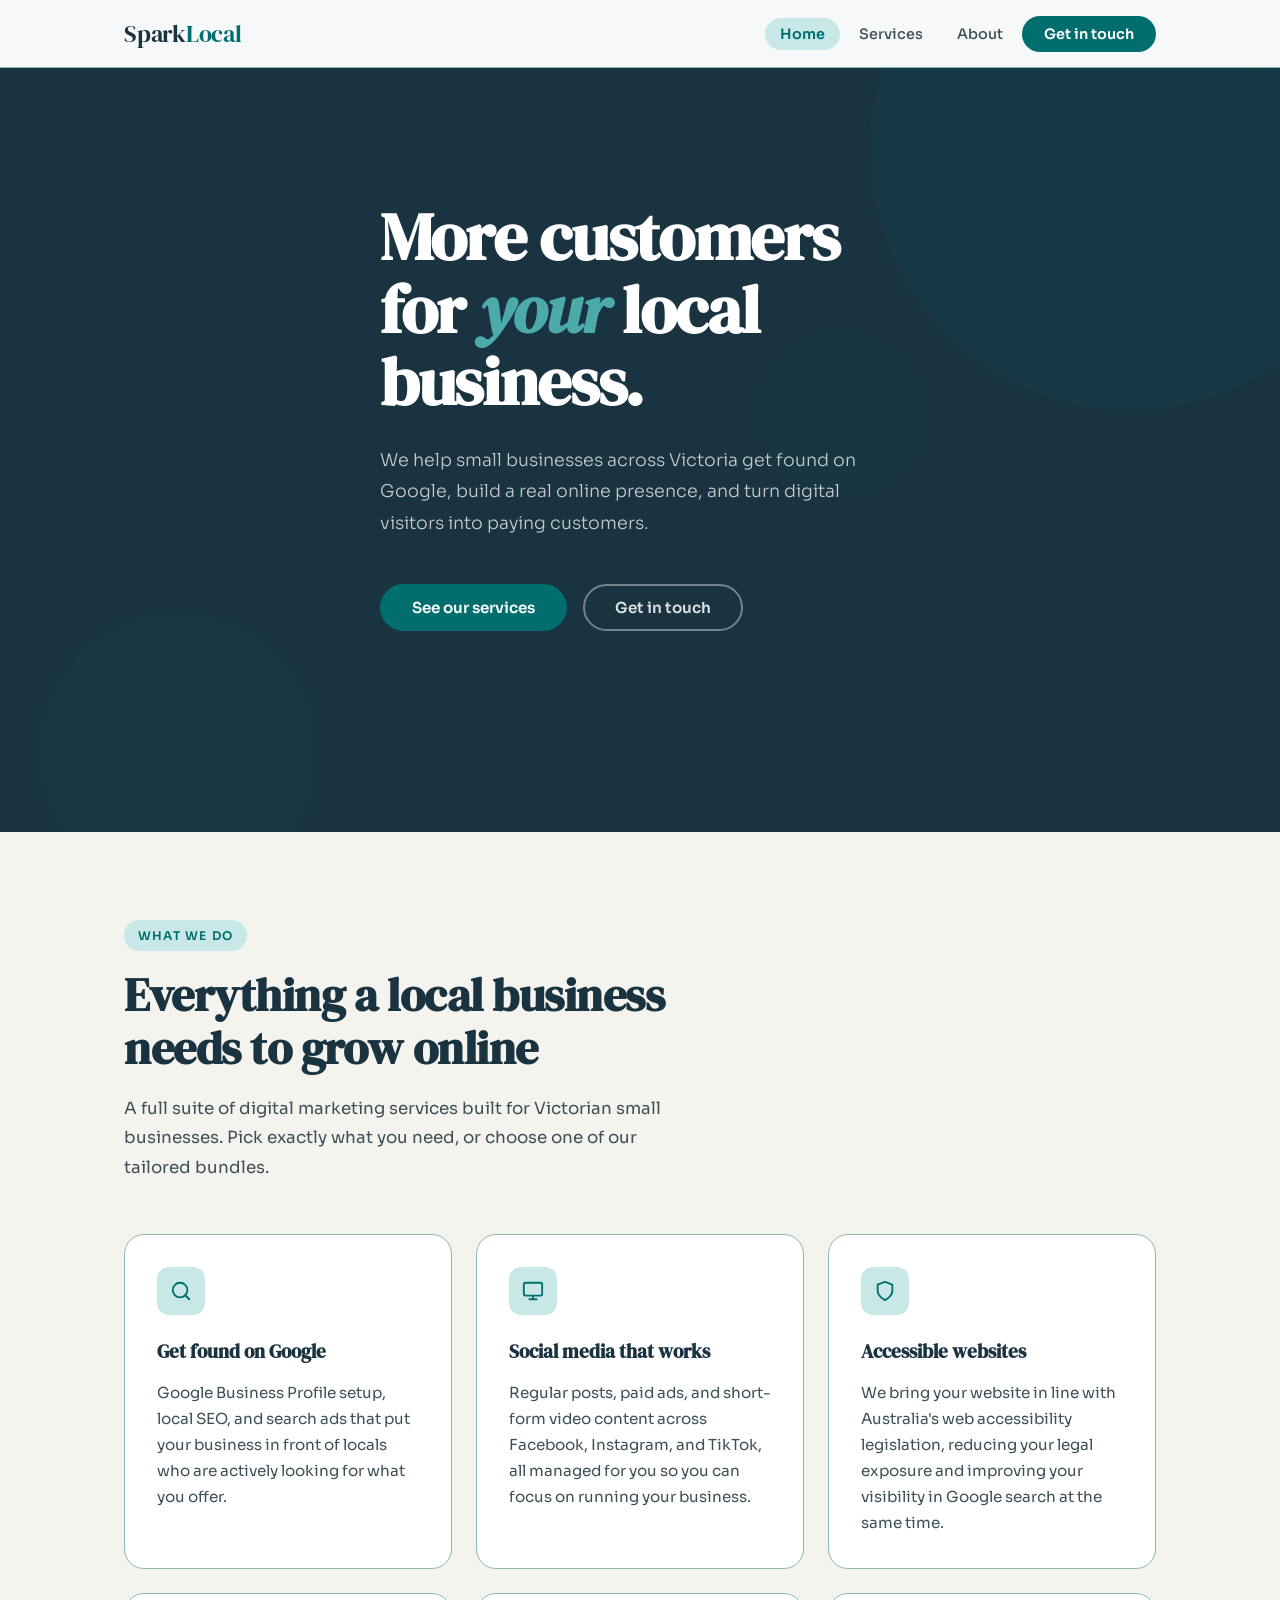
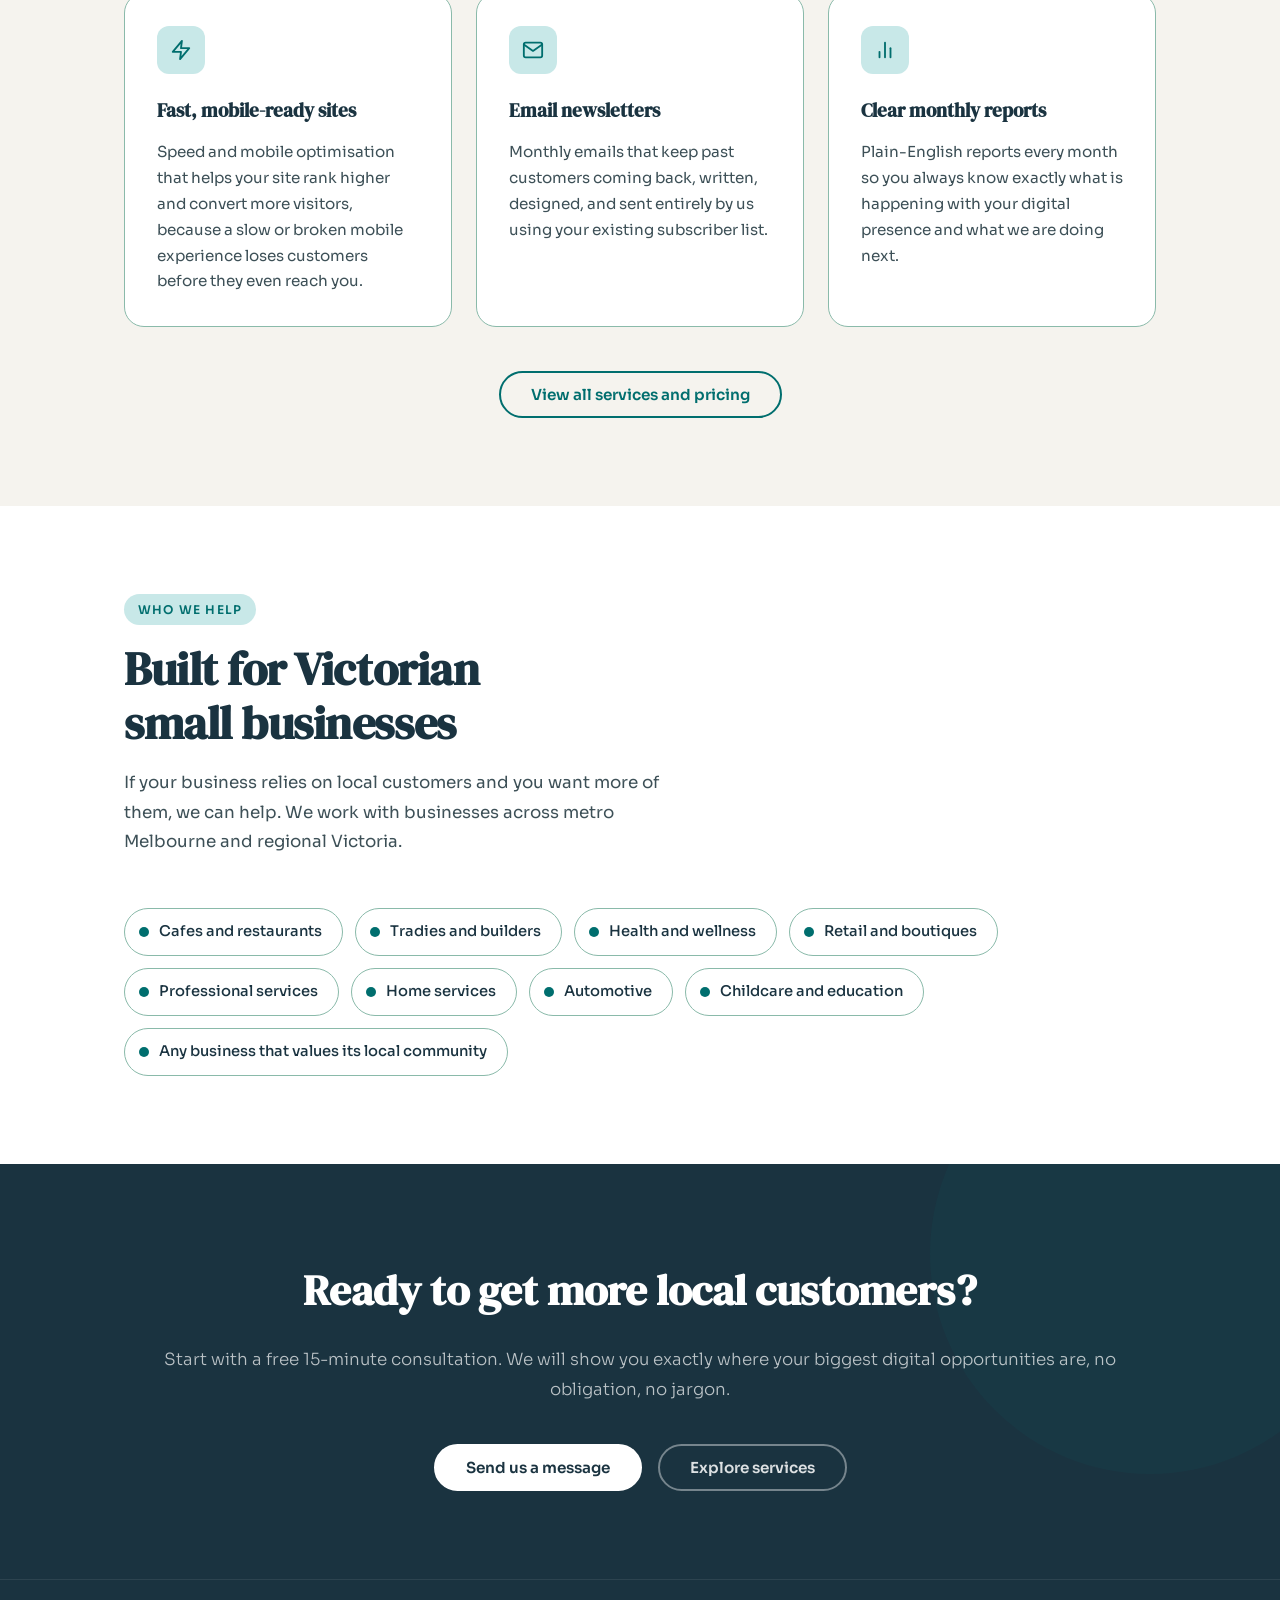
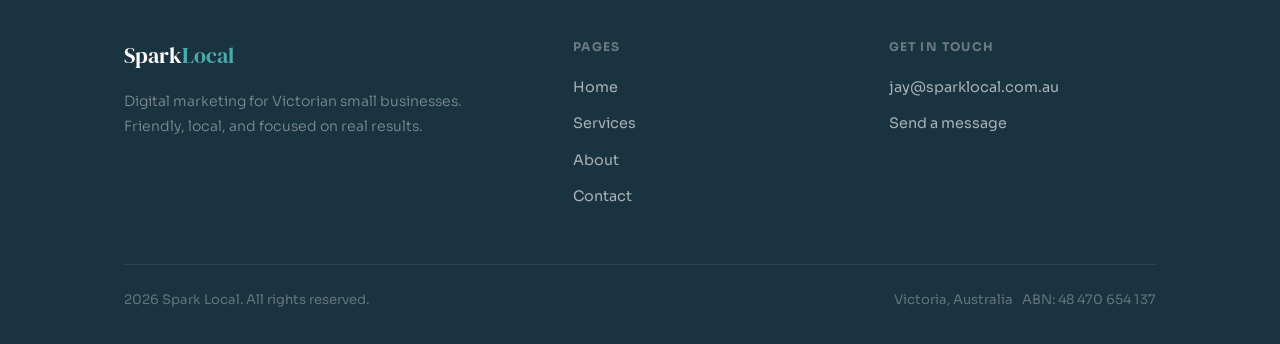
<file: index.html>
<!DOCTYPE html>
<html lang="en-AU">
<head>
  <meta charset="UTF-8">
  <meta name="viewport" content="width=device-width, initial-scale=1.0">
  <title>Spark Local | Digital Marketing for Victorian Small Businesses</title>
  <meta name="description" content="Spark Local helps small businesses across Victoria get found online, grow their customer base, and build a digital presence that works.">
  <link rel="stylesheet" href="style.css">
  <link rel="icon" type="image/png" href="favicon.png">
</head>
<body>

  <!-- ============================================================
       ACCESSIBILITY: Skip navigation link
       Allows keyboard users to jump straight to page content
       ============================================================ -->
  <a href="#main" class="skip-link">Skip to main content</a>

  <!-- ============================================================
       NAVIGATION
       aria-current="page" is set on the active page link
       ============================================================ -->
  <nav class="nav" role="navigation" aria-label="Main navigation">
    <div class="nav-inner">
      <a href="index.html" class="nav-logo" aria-label="Spark Local home page">Spark<span>Local</span></a>
      <ul class="nav-links" id="nav-links" role="list">
        <li><a href="index.html" aria-current="page">Home</a></li>
        <li><a href="services.html">Services</a></li>
        <li><a href="about.html">About</a></li>
        <li><a href="contact.html" class="nav-cta">Get in touch</a></li>
      </ul>
      <button class="nav-mobile-btn" id="menu-btn"
        aria-expanded="false" aria-controls="nav-links"
        aria-label="Open navigation menu">
        <svg width="22" height="22" viewBox="0 0 24 24" fill="none"
          stroke="currentColor" stroke-width="2.5" stroke-linecap="round" aria-hidden="true">
          <line x1="3" y1="6" x2="21" y2="6"/>
          <line x1="3" y1="12" x2="21" y2="12"/>
          <line x1="3" y1="18" x2="21" y2="18"/>
        </svg>
      </button>
    </div>
  </nav>

  <!-- ============================================================
       MAIN CONTENT
       ============================================================ -->
  <main id="main">

    <!-- ── HERO ────────────────────────────────────────────────── -->
    <!-- Animated teal orbs sit inside .orb-container.
         JS at the bottom of the file applies a scroll parallax offset.
         prefers-reduced-motion (in style.css) disables all animation. -->
    <section class="hero page-top" aria-labelledby="hero-heading">
      <div class="orb-container" aria-hidden="true">
        <div class="orb" id="orb1"
          style="width:520px;height:520px;top:-110px;right:-110px;animation-duration:18s;"></div>
        <div class="orb" id="orb2"
          style="width:280px;height:280px;bottom:-60px;left:3%;opacity:0.07;animation-duration:22s;animation-delay:-6s;"></div>
        <div class="orb" id="orb3"
          style="width:160px;height:160px;top:40%;right:28%;opacity:0.06;animation-duration:14s;animation-delay:-3s;"></div>
      </div>
      <div class="container">
        <div class="hero-content">
          <h1 id="hero-heading" class="fade-up">
            More customers<br>for <em>your</em> local<br>business.
          </h1>
          <p class="hero-lead fade-up-2">
            We help small businesses across Victoria get found on Google,
            build a real online presence, and turn digital visitors into
            paying customers.
          </p>
          <div class="hero-btns fade-up-3">
            <a href="services.html" class="btn btn-primary">See our services</a>
            <a href="contact.html" class="btn btn-outline-light">Get in touch</a>
          </div>
        </div>
      </div>
    </section>

    <!-- ── WHAT WE OFFER ────────────────────────────────────────── -->
    <section aria-labelledby="services-heading">
      <div class="container">
        <div class="section-header">
          <span class="section-label">What we do</span>
          <h2 id="services-heading" class="section-title">
            Everything a local business<br>needs to grow online
          </h2>
          <p class="section-subtitle">
            A full suite of digital marketing services built for Victorian
            small businesses. Pick exactly what you need, or choose one of
            our tailored bundles.
          </p>
        </div>
        <div class="grid-3">

          <div class="card">
            <div class="svc-icon" aria-hidden="true">
              <svg viewBox="0 0 24 24"><circle cx="11" cy="11" r="8"/><line x1="21" y1="21" x2="16.65" y2="16.65"/></svg>
            </div>
            <h3>Get found on Google</h3>
            <p>Google Business Profile setup, local SEO, and search ads that
               put your business in front of locals who are actively looking for
               what you offer.</p>
          </div>

          <div class="card">
            <div class="svc-icon" aria-hidden="true">
              <svg viewBox="0 0 24 24"><rect x="2" y="3" width="20" height="14" rx="2"/><line x1="8" y1="21" x2="16" y2="21"/><line x1="12" y1="17" x2="12" y2="21"/></svg>
            </div>
            <h3>Social media that works</h3>
            <p>Regular posts, paid ads, and short-form video content across
               Facebook, Instagram, and TikTok, all managed for you so you can
               focus on running your business.</p>
          </div>

          <div class="card">
            <div class="svc-icon" aria-hidden="true">
              <svg viewBox="0 0 24 24"><path d="M12 22s8-4 8-10V5l-8-3-8 3v7c0 6 8 10 8 10z"/></svg>
            </div>
            <h3>Accessible websites</h3>
            <p>We bring your website in line with Australia's web accessibility
               legislation, reducing your legal exposure and improving your
               visibility in Google search at the same time.</p>
          </div>

          <div class="card">
            <div class="svc-icon" aria-hidden="true">
              <svg viewBox="0 0 24 24"><polygon points="13 2 3 14 12 14 11 22 21 10 12 10 13 2"/></svg>
            </div>
            <h3>Fast, mobile-ready sites</h3>
            <p>Speed and mobile optimisation that helps your site rank higher
               and convert more visitors, because a slow or broken mobile
               experience loses customers before they even reach you.</p>
          </div>

          <div class="card">
            <div class="svc-icon" aria-hidden="true">
              <svg viewBox="0 0 24 24"><path d="M4 4h16c1.1 0 2 .9 2 2v12c0 1.1-.9 2-2 2H4c-1.1 0-2-.9-2-2V6c0-1.1.9-2 2-2z"/><polyline points="22,6 12,13 2,6"/></svg>
            </div>
            <h3>Email newsletters</h3>
            <p>Monthly emails that keep past customers coming back, written,
               designed, and sent entirely by us using your existing subscriber
               list.</p>
          </div>

          <div class="card">
            <div class="svc-icon" aria-hidden="true">
              <svg viewBox="0 0 24 24"><line x1="18" y1="20" x2="18" y2="10"/><line x1="12" y1="20" x2="12" y2="4"/><line x1="6" y1="20" x2="6" y2="14"/></svg>
            </div>
            <h3>Clear monthly reports</h3>
            <p>Plain-English reports every month so you always know exactly
               what is happening with your digital presence and what we are
               doing next.</p>
          </div>

        </div>
        <div style="text-align:center;margin-top:44px;">
          <a href="services.html" class="btn btn-outline">
            View all services and pricing
          </a>
        </div>
      </div>
    </section>

    <!-- ── WHO WE HELP ───────────────────────────────────────────── -->
    <section aria-labelledby="who-heading">
      <div class="container">
        <div class="section-header">
          <span class="section-label">Who we help</span>
          <h2 id="who-heading" class="section-title">
            Built for Victorian<br>small businesses
          </h2>
          <p class="section-subtitle">
            If your business relies on local customers and you want more of
            them, we can help. We work with businesses across metro Melbourne
            and regional Victoria.
          </p>
        </div>
        <!-- Industry pills — add or remove items here as needed -->
        <ul class="pills" aria-label="Industries we work with">
          <li class="pill"><span class="pill-dot" aria-hidden="true"></span>Cafes and restaurants</li>
          <li class="pill"><span class="pill-dot" aria-hidden="true"></span>Tradies and builders</li>
          <li class="pill"><span class="pill-dot" aria-hidden="true"></span>Health and wellness</li>
          <li class="pill"><span class="pill-dot" aria-hidden="true"></span>Retail and boutiques</li>
          <li class="pill"><span class="pill-dot" aria-hidden="true"></span>Professional services</li>
          <li class="pill"><span class="pill-dot" aria-hidden="true"></span>Home services</li>
          <li class="pill"><span class="pill-dot" aria-hidden="true"></span>Automotive</li>
          <li class="pill"><span class="pill-dot" aria-hidden="true"></span>Childcare and education</li>
          <li class="pill"><span class="pill-dot" aria-hidden="true"></span>Any business that values its local community</li>
        </ul>
      </div>
    </section>

    <!-- ── HOW SPARK LOCAL DOES IT ──────────────────────────────── -->
    <!-- REVIEWS HIDDEN: set style="display:none;" to hide until you have real reviews.
         When ready to show: remove style="display:none;" from the section tag below. -->
    <section aria-labelledby="how-heading" style="display:none;" id="how-section">
      <div class="container">
        <div class="section-header center">
          <span class="section-label">How we work</span>
          <h2 id="how-heading" class="section-title">
            The Spark Local difference
          </h2>
          <p class="section-subtitle">
            We are not a faceless agency. Every client works directly with us,
            and we hold ourselves to a clear set of principles.
          </p>
        </div>

        <!-- Value bullet points -->
        <div class="value-points" role="list" aria-label="Our working principles">
          <div class="value-point" role="listitem">
            <span class="vp-dot" aria-hidden="true"></span>
            <span><strong>Transparent by default.</strong> You always know what we are doing, why, and what it costs. Every strategy is explained, every invoice is itemised.</span>
          </div>
          <div class="value-point" role="listitem">
            <span class="vp-dot" aria-hidden="true"></span>
            <span><strong>Genuinely communicative.</strong> We proactively keep you in the loop. You will never be left wondering what is happening with your business.</span>
          </div>
          <div class="value-point" role="listitem">
            <span class="vp-dot" aria-hidden="true"></span>
            <span><strong>Focused on real results.</strong> Every service we offer is tied to a metric you can see: more traffic, more calls, more customers.</span>
          </div>
        </div>

        <!-- Testimonial carousel -->
        <!-- ARIA: role="region" with label makes this a named landmark for screen readers -->
        <div class="testimonial-wrapper" role="region" aria-label="Client testimonials" aria-roledescription="carousel">

          <div class="testimonial-track-outer">
            <div class="testimonial-track" id="ttrack" aria-live="polite">

              <!-- ── TESTIMONIAL 1 ── replace placeholder text with real review -->
              <div class="testimonial-card" role="group" aria-roledescription="slide" aria-label="Testimonial 1 of 3">
                <!-- To add a photo: replace the div below with
                     <img src="client1.jpg" alt="Photo of [Name]"> -->
                <div class="testimonial-photo" aria-hidden="true">
                  <span class="testimonial-photo-placeholder">JD</span>
                </div>
                <p class="testimonial-quote">
                  "Add your client's review here. This is placeholder text
                  that you will replace with a real testimonial once you
                  have collected reviews from your first clients."
                </p>
                <div class="testimonial-name">Client Name</div>
                <div class="testimonial-biz">Business Name, Suburb VIC</div>
                <!-- Replace service name with the actual service this client used -->
                <div class="testimonial-service">Google Business Profile</div>
              </div>

              <!-- ── TESTIMONIAL 2 ── replace placeholder text with real review -->
              <div class="testimonial-card" role="group" aria-roledescription="slide" aria-label="Testimonial 2 of 3">
                <div class="testimonial-photo" aria-hidden="true">
                  <span class="testimonial-photo-placeholder">AB</span>
                </div>
                <p class="testimonial-quote">
                  "Add your second client's review here. Replace the initials
                  above with the client's initials, or swap in a real photo
                  once you have one."
                </p>
                <div class="testimonial-name">Client Name</div>
                <div class="testimonial-biz">Business Name, Suburb VIC</div>
                <!-- Replace service name with the actual service this client used -->
                <div class="testimonial-service">Social Media Management</div>
              </div>

              <!-- ── TESTIMONIAL 3 ── replace placeholder text with real review -->
              <div class="testimonial-card" role="group" aria-roledescription="slide" aria-label="Testimonial 3 of 3">
                <div class="testimonial-photo" aria-hidden="true">
                  <span class="testimonial-photo-placeholder">MK</span>
                </div>
                <p class="testimonial-quote">
                  "Add your third client's review here. To add more
                  testimonials, copy this entire .testimonial-card block
                  and paste it inside .testimonial-track."
                </p>
                <div class="testimonial-name">Client Name</div>
                <div class="testimonial-biz">Business Name, Suburb VIC</div>
                <!-- Replace service name with the actual service this client used -->
                <div class="testimonial-service">Local SEO</div>
              </div>

            </div><!-- /testimonial-track -->
          </div><!-- /testimonial-track-outer -->

          <!-- Carousel controls -->
          <div class="testimonial-controls">
            <button class="tctl-btn" id="tprev" aria-label="Previous testimonial">
              <svg viewBox="0 0 24 24"><polyline points="15 18 9 12 15 6"/></svg>
            </button>
            <div class="tctl-dots" role="tablist" aria-label="Select testimonial">
              <button class="tctl-dot active" role="tab" aria-selected="true"  aria-label="Testimonial 1" data-idx="0"></button>
              <button class="tctl-dot"        role="tab" aria-selected="false" aria-label="Testimonial 2" data-idx="1"></button>
              <button class="tctl-dot"        role="tab" aria-selected="false" aria-label="Testimonial 3" data-idx="2"></button>
            </div>
            <button class="tctl-btn" id="tnext" aria-label="Next testimonial">
              <svg viewBox="0 0 24 24"><polyline points="9 18 15 12 9 6"/></svg>
            </button>
          </div>

        </div><!-- /testimonial-wrapper -->
      </div>
    </section>

    <!-- ── CTA BANNER ────────────────────────────────────────────── -->
    <section class="cta-banner" aria-labelledby="cta-heading">
      <div class="container">
        <h2 id="cta-heading">Ready to get more local customers?</h2>
        <p>
          Start with a free 15-minute consultation. We will show you exactly
          where your biggest digital opportunities are, no obligation, no jargon.
        </p>
        <div class="btn-group">
          <a href="contact.html" class="btn btn-white">Send us a message</a>
          <a href="services.html" class="btn btn-outline-light">Explore services</a>
        </div>
      </div>
    </section>

  </main><!-- /main -->

  <!-- ============================================================
       FOOTER
       Update ABN once registered (search for "[Your ABN]")
       ============================================================ -->
  <footer class="footer" role="contentinfo">
    <div class="container">
      <div class="footer-inner">
        <div class="footer-brand">
          <div class="footer-logo">Spark<span>Local</span></div>
          <p>Digital marketing for Victorian small businesses.
             Friendly, local, and focused on real results.</p>
        </div>
        <nav aria-label="Footer pages">
          <div class="footer-col">
            <h4>Pages</h4>
            <a href="index.html">Home</a>
            <a href="services.html">Services</a>
            <a href="about.html">About</a>
            <a href="contact.html">Contact</a>
          </div>
        </nav>
        <div class="footer-col">
          <h4>Get in touch</h4>
          <a href="mailto:jay@sparklocal.com.au">jay@sparklocal.com.au</a>
          <a href="contact.html">Send a message</a>
        </div>
      </div>
      <div class="footer-bottom">
        <span>2026 Spark Local. All rights reserved.</span>
        <span>Victoria, Australia &nbsp; ABN: 48 470 654 137</span>
      </div>
    </div>
  </footer>

  <!-- ============================================================
       JAVASCRIPT
       1. Mobile navigation menu toggle
       2. Testimonial carousel (swipe + arrows + dots)
       3. Animated orb scroll parallax
       ============================================================ -->
  <script>
    /* ── 1. Mobile nav ─────────────────────────────────────────── */
    const menuBtn  = document.getElementById('menu-btn');
    const navLinks = document.getElementById('nav-links');
    menuBtn.addEventListener('click', () => {
      const open = navLinks.classList.toggle('open');
      menuBtn.setAttribute('aria-expanded', String(open));
    });
    document.addEventListener('keydown', e => {
      if (e.key === 'Escape' && navLinks.classList.contains('open')) {
        navLinks.classList.remove('open');
        menuBtn.setAttribute('aria-expanded', 'false');
        menuBtn.focus();
      }
    });
    document.addEventListener('click', e => {
      if (!menuBtn.contains(e.target) && !navLinks.contains(e.target)) {
        navLinks.classList.remove('open');
        menuBtn.setAttribute('aria-expanded', 'false');
      }
    });

    /* ── 2. Testimonial carousel ───────────────────────────────── */
    const track  = document.getElementById('ttrack');
    const dots   = document.querySelectorAll('.tctl-dot');
    const slides = track.querySelectorAll('.testimonial-card');
    let   current = 0;

    function goTo(idx) {
      current = (idx + slides.length) % slides.length;
      track.style.transform = `translateX(-${current * 100}%)`;
      dots.forEach((d, i) => {
        d.classList.toggle('active', i === current);
        d.setAttribute('aria-selected', String(i === current));
      });
    }

    document.getElementById('tprev').addEventListener('click', () => goTo(current - 1));
    document.getElementById('tnext').addEventListener('click', () => goTo(current + 1));
    dots.forEach(d => d.addEventListener('click', () => goTo(+d.dataset.idx)));

    /* Touch / swipe support */
    let touchStartX = 0;
    track.addEventListener('touchstart', e => { touchStartX = e.changedTouches[0].clientX; }, { passive: true });
    track.addEventListener('touchend',   e => {
      const dx = e.changedTouches[0].clientX - touchStartX;
      if (Math.abs(dx) > 40) goTo(dx < 0 ? current + 1 : current - 1);
    });

    /* ── 3. Orb scroll parallax ────────────────────────────────── */
    /* Check for reduced motion preference before adding parallax */
    const prefersReduced = window.matchMedia('(prefers-reduced-motion: reduce)').matches;
    if (!prefersReduced) {
      const orbs = [
        { el: document.getElementById('orb1'), speed: 0.04 },
        { el: document.getElementById('orb2'), speed: 0.07 },
        { el: document.getElementById('orb3'), speed: 0.05 },
      ];
      let ticking = false;
      window.addEventListener('scroll', () => {
        if (!ticking) {
          requestAnimationFrame(() => {
            const y = window.scrollY;
            orbs.forEach(o => {
              if (o.el) o.el.style.transform = `translateY(${y * o.speed}px)`;
            });
            ticking = false;
          });
          ticking = true;
        }
      }, { passive: true });
    }
  </script>

</body>
</html>
</file>
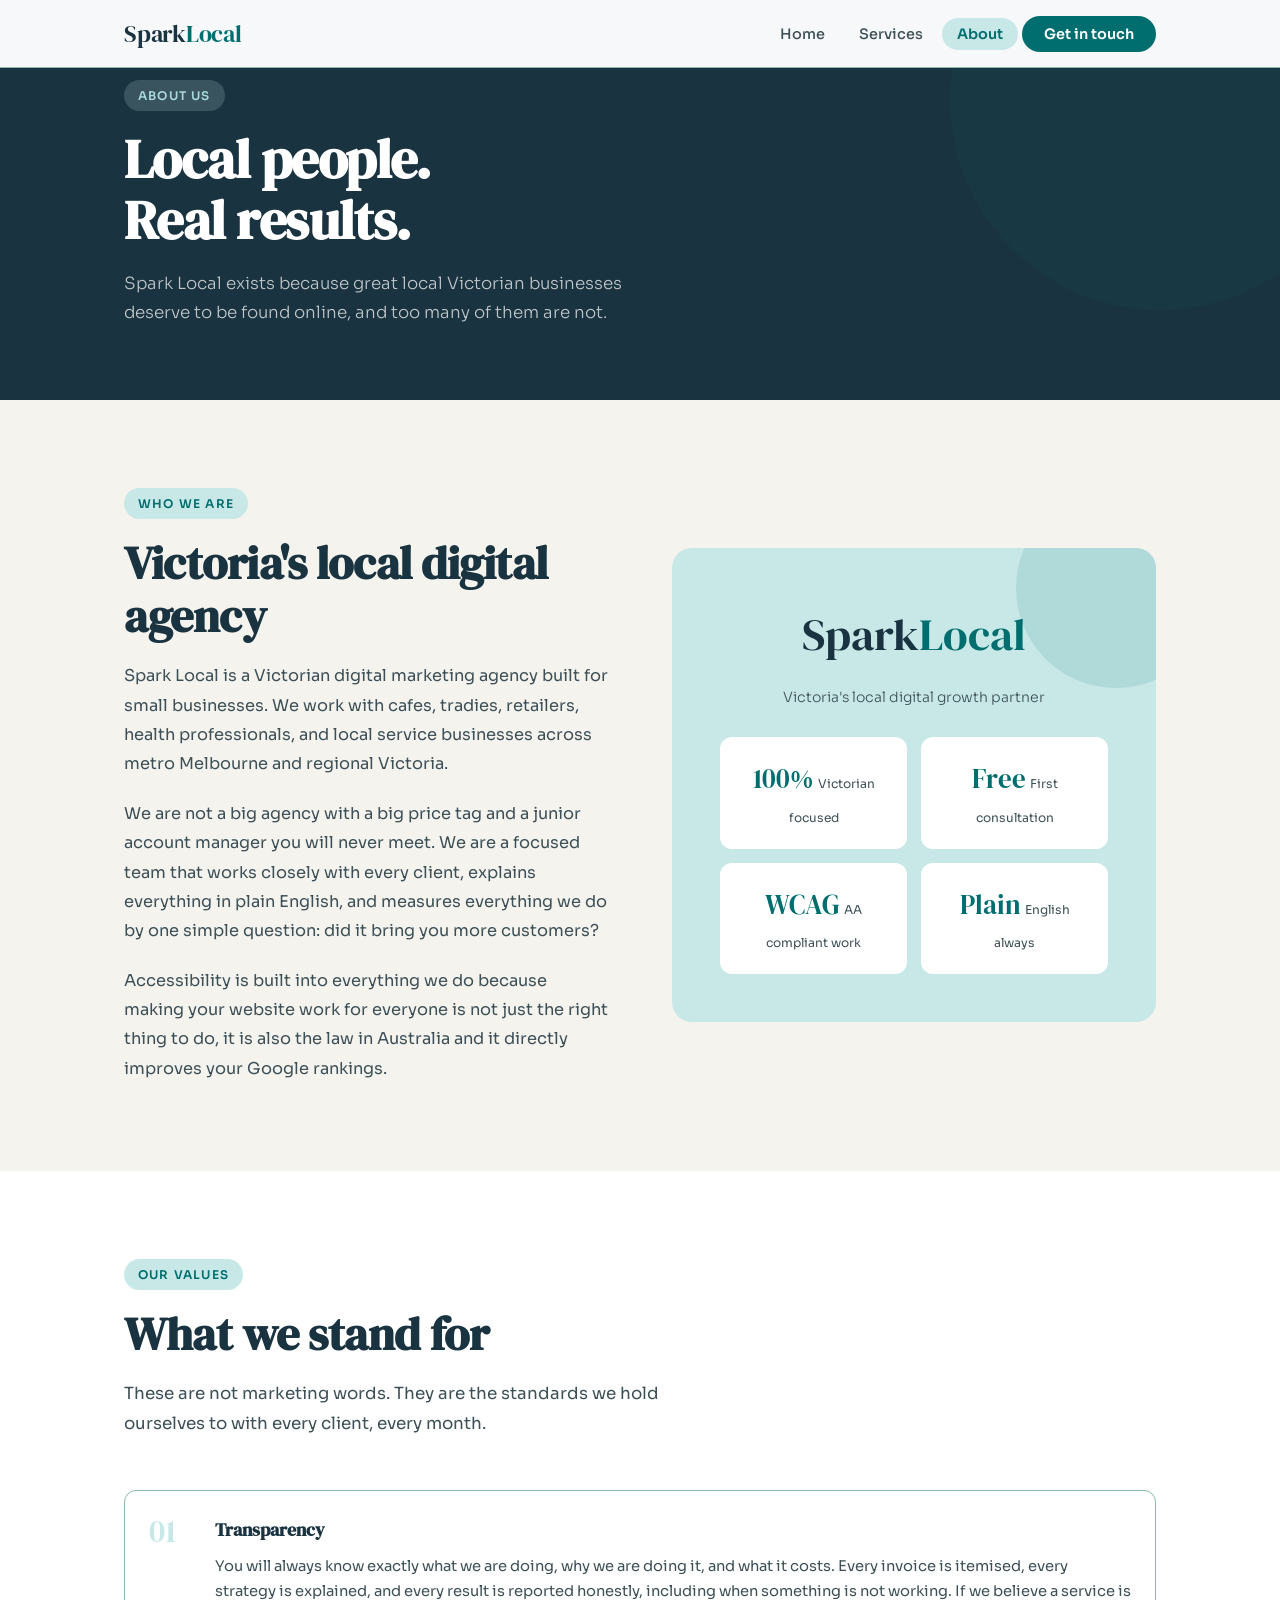
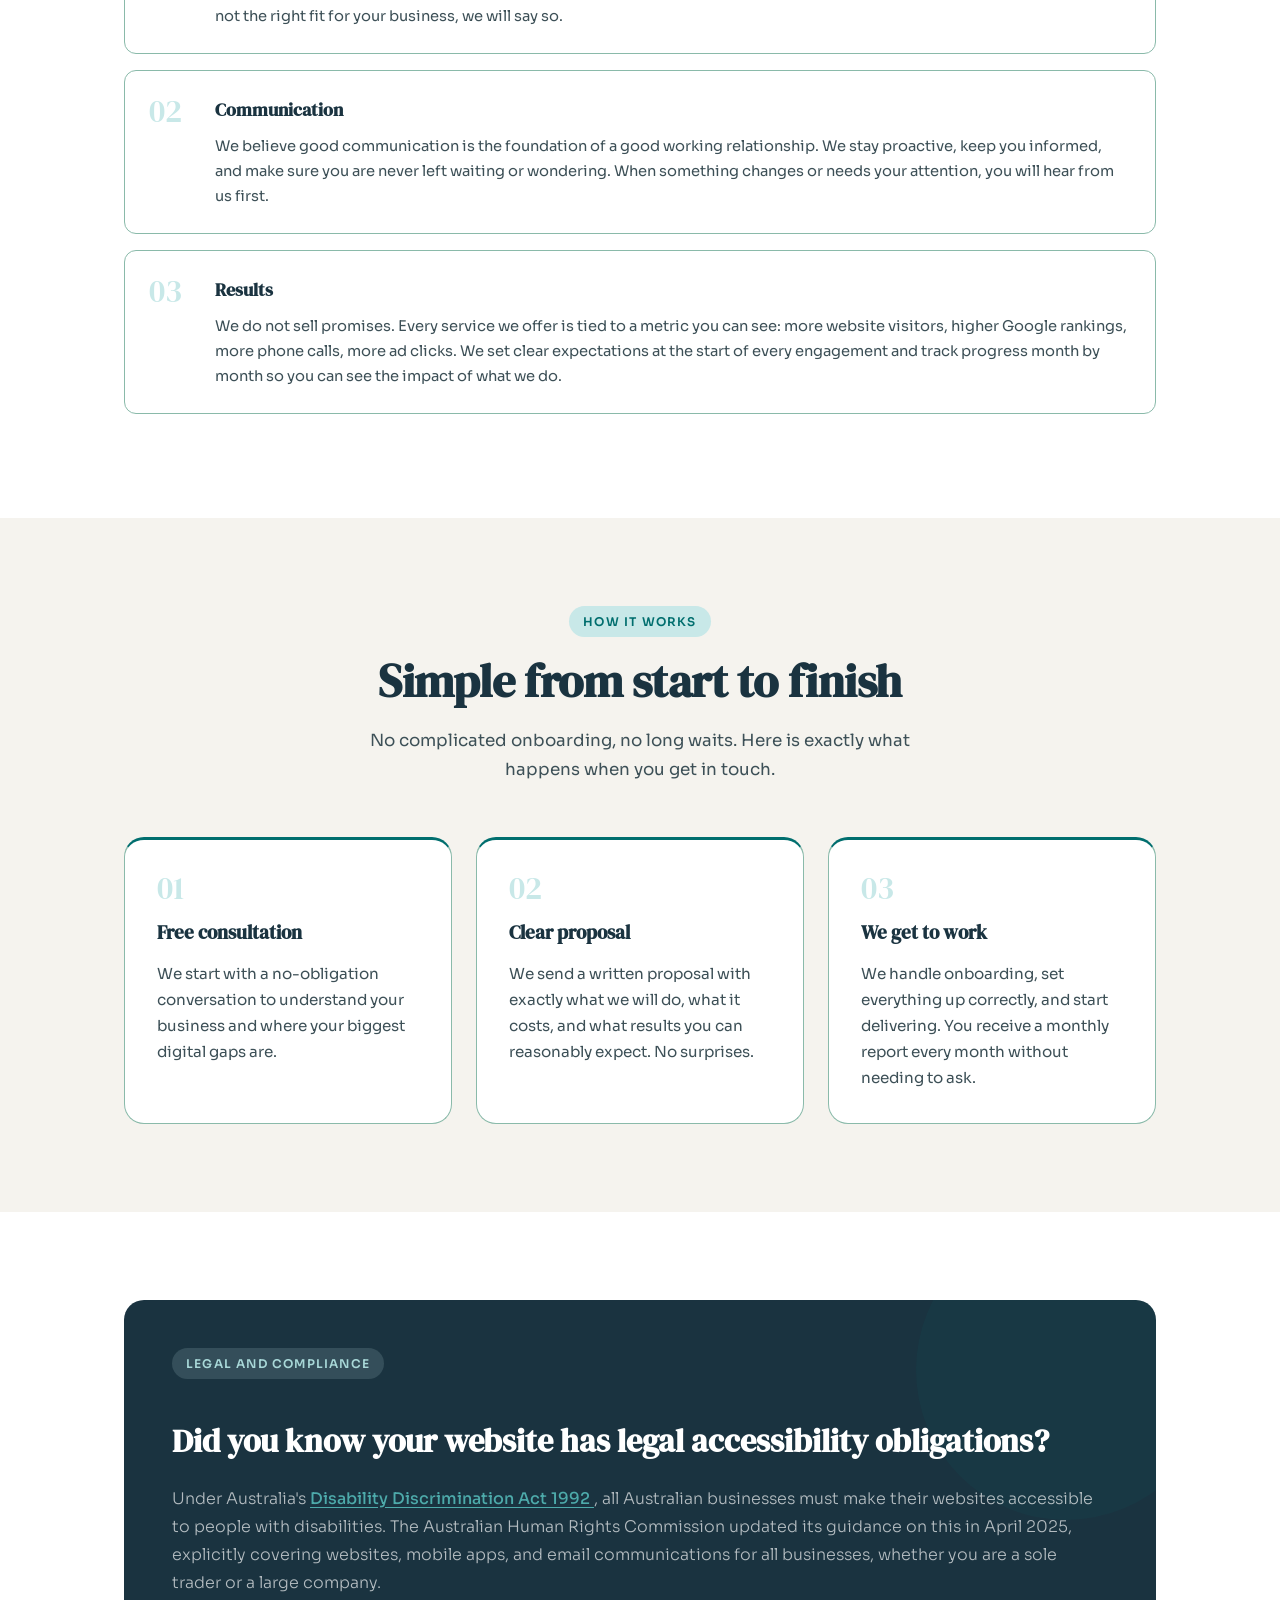
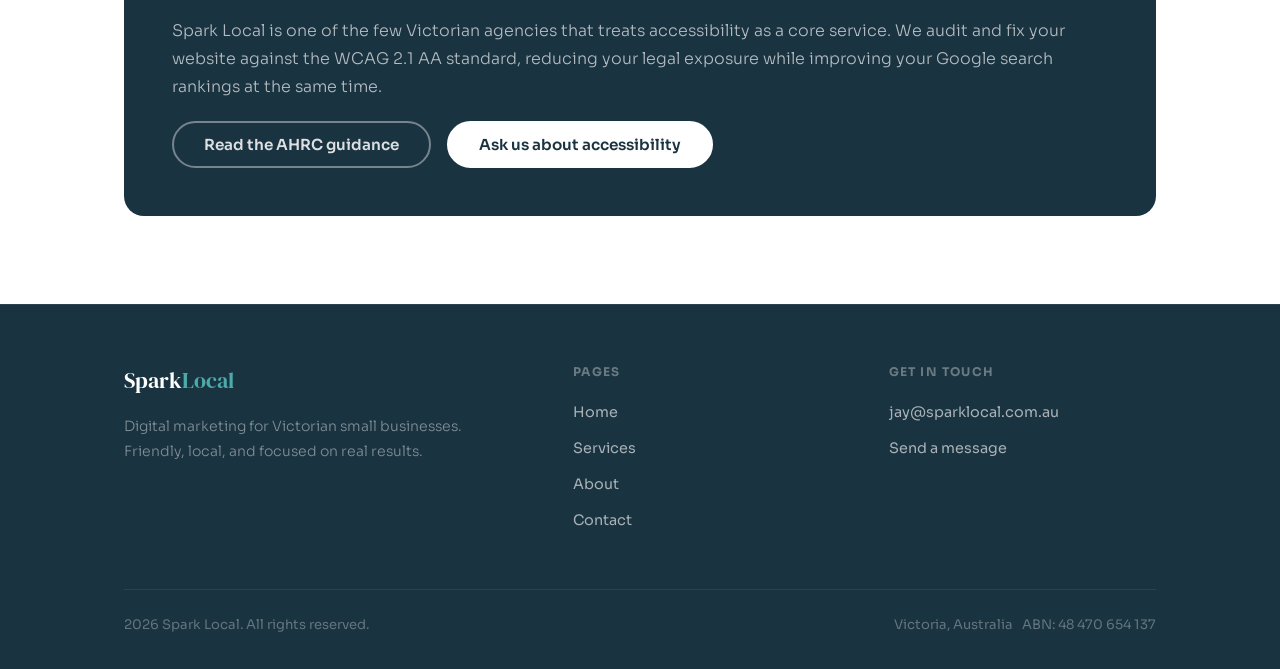
<file: about.html>
<!DOCTYPE html>
<html lang="en-AU">
<head>
  <meta charset="UTF-8">
  <meta name="viewport" content="width=device-width, initial-scale=1.0">
  <title>About | Spark Local</title>
  <meta name="description" content="Learn about Spark Local, Victoria's local digital marketing agency. Our values, our approach, and why we work exclusively with Victorian small businesses.">
  <link rel="stylesheet" href="style.css">
  <link rel="icon" type="image/png" href="favicon.png">
</head>
<body>

  <a href="#main" class="skip-link">Skip to main content</a>

  <!-- ── NAVIGATION ──────────────────────────────────────────────── -->
  <nav class="nav" role="navigation" aria-label="Main navigation">
    <div class="nav-inner">
      <a href="index.html" class="nav-logo" aria-label="Spark Local home page">Spark<span>Local</span></a>
      <ul class="nav-links" id="nav-links" role="list">
        <li><a href="index.html">Home</a></li>
        <li><a href="services.html">Services</a></li>
        <li><a href="about.html" aria-current="page">About</a></li>
        <li><a href="contact.html" class="nav-cta">Get in touch</a></li>
      </ul>
      <button class="nav-mobile-btn" id="menu-btn"
        aria-expanded="false" aria-controls="nav-links"
        aria-label="Open navigation menu">
        <svg width="22" height="22" viewBox="0 0 24 24" fill="none"
          stroke="currentColor" stroke-width="2.5" stroke-linecap="round" aria-hidden="true">
          <line x1="3" y1="6" x2="21" y2="6"/>
          <line x1="3" y1="12" x2="21" y2="12"/>
          <line x1="3" y1="18" x2="21" y2="18"/>
        </svg>
      </button>
    </div>
  </nav>

  <main id="main">

    <!-- ── PAGE HERO ─────────────────────────────────────────────── -->
    <div class="page-hero page-top">
      <div class="container">
        <span class="section-label">About us</span>
        <h1 class="fade-up">Local people.<br>Real results.</h1>
        <p class="fade-up-2">
          Spark Local exists because great local Victorian businesses deserve
          to be found online, and too many of them are not.
        </p>
      </div>
    </div>

    <!-- ── WHO WE ARE ────────────────────────────────────────────── -->
    <section aria-labelledby="whoweare-heading">
      <div class="container">
        <div class="about-split">

          <div>
            <span class="section-label">Who we are</span>
            <h2 id="whoweare-heading" class="section-title">
              Victoria's local digital agency
            </h2>
            <p style="color:var(--grey);margin-bottom:20px;font-size:1.02rem;line-height:1.8;">
              Spark Local is a Victorian digital marketing agency built for small
              businesses. We work with cafes, tradies, retailers, health
              professionals, and local service businesses across metro Melbourne
              and regional Victoria.
            </p>
            <p style="color:var(--grey);margin-bottom:20px;font-size:1.02rem;line-height:1.8;">
              We are not a big agency with a big price tag and a junior account
              manager you will never meet. We are a focused team that works closely
              with every client, explains everything in plain English, and measures
              everything we do by one simple question: did it bring you more customers?
            </p>
            <p style="color:var(--grey);font-size:1.02rem;line-height:1.8;">
              Accessibility is built into everything we do because making your
              website work for everyone is not just the right thing to do, it is
              also the law in Australia and it directly improves your Google rankings.
            </p>
          </div>

          <!-- Visual stat block — decorative, marked aria-hidden -->
          <div>
            <div class="about-visual" aria-hidden="true">
              <div class="about-logo-big">Spark<span>Local</span></div>
              <div class="about-tagline">Victoria's local digital growth partner</div>
              <div class="stat-grid">
                <div class="stat-box">
                  <span class="n">100%</span>
                  <span class="l">Victorian focused</span>
                </div>
                <div class="stat-box">
                  <span class="n">Free</span>
                  <span class="l">First consultation</span>
                </div>
                <div class="stat-box">
                  <span class="n">WCAG</span>
                  <span class="l">AA compliant work</span>
                </div>
                <div class="stat-box">
                  <span class="n">Plain</span>
                  <span class="l">English always</span>
                </div>
              </div>
            </div>
          </div>

        </div>
      </div>
    </section>

    <!-- ── OUR VALUES ─────────────────────────────────────────────── -->
    <section aria-labelledby="values-heading">
      <div class="container">
        <div class="section-header">
          <span class="section-label">Our values</span>
          <h2 id="values-heading" class="section-title">What we stand for</h2>
          <p class="section-subtitle">
            These are not marketing words. They are the standards we hold
            ourselves to with every client, every month.
          </p>
        </div>

        <!-- Transparency -->
        <div class="value-card">
          <div class="value-num" aria-hidden="true">01</div>
          <div>
            <h3>Transparency</h3>
            <p>
              You will always know exactly what we are doing, why we are doing
              it, and what it costs. Every invoice is itemised, every strategy is
              explained, and every result is reported honestly, including when
              something is not working. If we believe a service is not the right
              fit for your business, we will say so.
            </p>
          </div>
        </div>

        <!-- Communication — updated copy as requested -->
        <!-- Removed: "respond within one business day" and "industry updates" -->
        <div class="value-card">
          <div class="value-num" aria-hidden="true">02</div>
          <div>
            <h3>Communication</h3>
            <p>
              We believe good communication is the foundation of a good working
              relationship. We stay proactive, keep you informed, and make sure
              you are never left waiting or wondering. When something changes or
              needs your attention, you will hear from us first.
            </p>
          </div>
        </div>

        <!-- Results — updated: renamed from "Measurable results", removed accountability language -->
        <div class="value-card">
          <div class="value-num" aria-hidden="true">03</div>
          <div>
            <h3>Results</h3>
            <p>
              We do not sell promises. Every service we offer is tied to a metric
              you can see: more website visitors, higher Google rankings, more phone
              calls, more ad clicks. We set clear expectations at the start of every
              engagement and track progress month by month so you can see the impact
              of what we do.
            </p>
          </div>
        </div>

      </div>
    </section>

    <!-- ── HOW IT WORKS ──────────────────────────────────────────── -->
    <section aria-labelledby="process-heading">
      <div class="container">
        <div class="section-header center">
          <span class="section-label">How it works</span>
          <h2 id="process-heading" class="section-title">
            Simple from start to finish
          </h2>
          <p class="section-subtitle">
            No complicated onboarding, no long waits. Here is exactly what
            happens when you get in touch.
          </p>
        </div>
        <ol class="grid-3" style="list-style:none;" aria-label="Our process steps">
          <li class="card" style="border-top:3px solid var(--teal);">
            <div class="step-num" aria-hidden="true">01</div>
            <h3>Free consultation</h3>
            <p>We start with a no-obligation conversation to understand your
               business and where your biggest digital gaps are.</p>
          </li>
          <li class="card" style="border-top:3px solid var(--teal);">
            <div class="step-num" aria-hidden="true">02</div>
            <h3>Clear proposal</h3>
            <p>We send a written proposal with exactly what we will do, what
               it costs, and what results you can reasonably expect. No surprises.</p>
          </li>
          <li class="card" style="border-top:3px solid var(--teal);">
            <div class="step-num" aria-hidden="true">03</div>
            <h3>We get to work</h3>
            <p>We handle onboarding, set everything up correctly, and start
               delivering. You receive a monthly report every month without
               needing to ask.</p>
          </li>
        </ol>
      </div>
    </section>

    <!-- ── LEGAL AND COMPLIANCE ──────────────────────────────────── -->
    <!-- Contains a link to the official AHRC guidance and a contact link.
         Link to accessibility obligations updated April 2025. -->
    <section aria-labelledby="legal-heading">
      <div class="container">
        <div class="dark-callout">
          <span class="section-label">Legal and compliance</span>
          <h2 id="legal-heading">
            Did you know your website has legal accessibility obligations?
          </h2>
          <p>
            Under Australia's
            <a href="https://www.legislation.gov.au/Details/C2018C00125"
              class="law-link"
              target="_blank"
              rel="noopener noreferrer"
              aria-label="Disability Discrimination Act 1992, opens in a new tab">
              Disability Discrimination Act 1992
            </a>,
            all Australian businesses must make their websites accessible to
            people with disabilities. The Australian Human Rights Commission
            updated its guidance on this in April 2025, explicitly covering
            websites, mobile apps, and email communications for all businesses,
            whether you are a sole trader or a large company.
          </p>
          <p>
            Spark Local is one of the few Victorian agencies that treats
            accessibility as a core service. We audit and fix your website
            against the WCAG 2.1 AA standard, reducing your legal exposure
            while improving your Google search rankings at the same time.
          </p>
          <!-- Two actions: read the law or contact us -->
          <div style="display:flex;gap:16px;flex-wrap:wrap;">
            <a href="https://humanrights.gov.au/our-work/disability-rights/world-wide-web-access-disability-discrimination-act-advisory-notes-ver"
              class="btn btn-outline-light"
              target="_blank"
              rel="noopener noreferrer"
              aria-label="Read the AHRC accessibility guidance, opens in a new tab">
              Read the AHRC guidance
            </a>
            <a href="contact.html" class="btn btn-white">
              Ask us about accessibility
            </a>
          </div>
        </div>
      </div>
    </section>
    <!-- NOTE: "Want to work with us?" CTA section removed per client request -->

  </main>

  <!-- ── FOOTER ─────────────────────────────────────────────────── -->
  <!-- Replace [Your ABN] once registered -->
  <footer class="footer" role="contentinfo">
    <div class="container">
      <div class="footer-inner">
        <div class="footer-brand">
          <div class="footer-logo">Spark<span>Local</span></div>
          <p>Digital marketing for Victorian small businesses. Friendly, local, and focused on real results.</p>
        </div>
        <nav aria-label="Footer pages">
          <div class="footer-col">
            <h4>Pages</h4>
            <a href="index.html">Home</a>
            <a href="services.html">Services</a>
            <a href="about.html">About</a>
            <a href="contact.html">Contact</a>
          </div>
        </nav>
        <div class="footer-col">
          <h4>Get in touch</h4>
          <a href="mailto:jay@sparklocal.com.au">jay@sparklocal.com.au</a>
          <a href="contact.html">Send a message</a>
        </div>
      </div>
      <div class="footer-bottom">
        <span>2026 Spark Local. All rights reserved.</span>
        <span>Victoria, Australia &nbsp; ABN: 48 470 654 137</span>
      </div>
    </div>
  </footer>

  <!-- ── JAVASCRIPT ─────────────────────────────────────────────── -->
  <script>
    /* Mobile nav */
    const menuBtn  = document.getElementById('menu-btn');
    const navLinks = document.getElementById('nav-links');
    menuBtn.addEventListener('click', () => {
      const open = navLinks.classList.toggle('open');
      menuBtn.setAttribute('aria-expanded', String(open));
    });
    document.addEventListener('keydown', e => {
      if (e.key === 'Escape' && navLinks.classList.contains('open')) {
        navLinks.classList.remove('open');
        menuBtn.setAttribute('aria-expanded', 'false');
        menuBtn.focus();
      }
    });
    document.addEventListener('click', e => {
      if (!menuBtn.contains(e.target) && !navLinks.contains(e.target)) {
        navLinks.classList.remove('open');
        menuBtn.setAttribute('aria-expanded', 'false');
      }
    });
  </script>

</body>
</html>
</file>
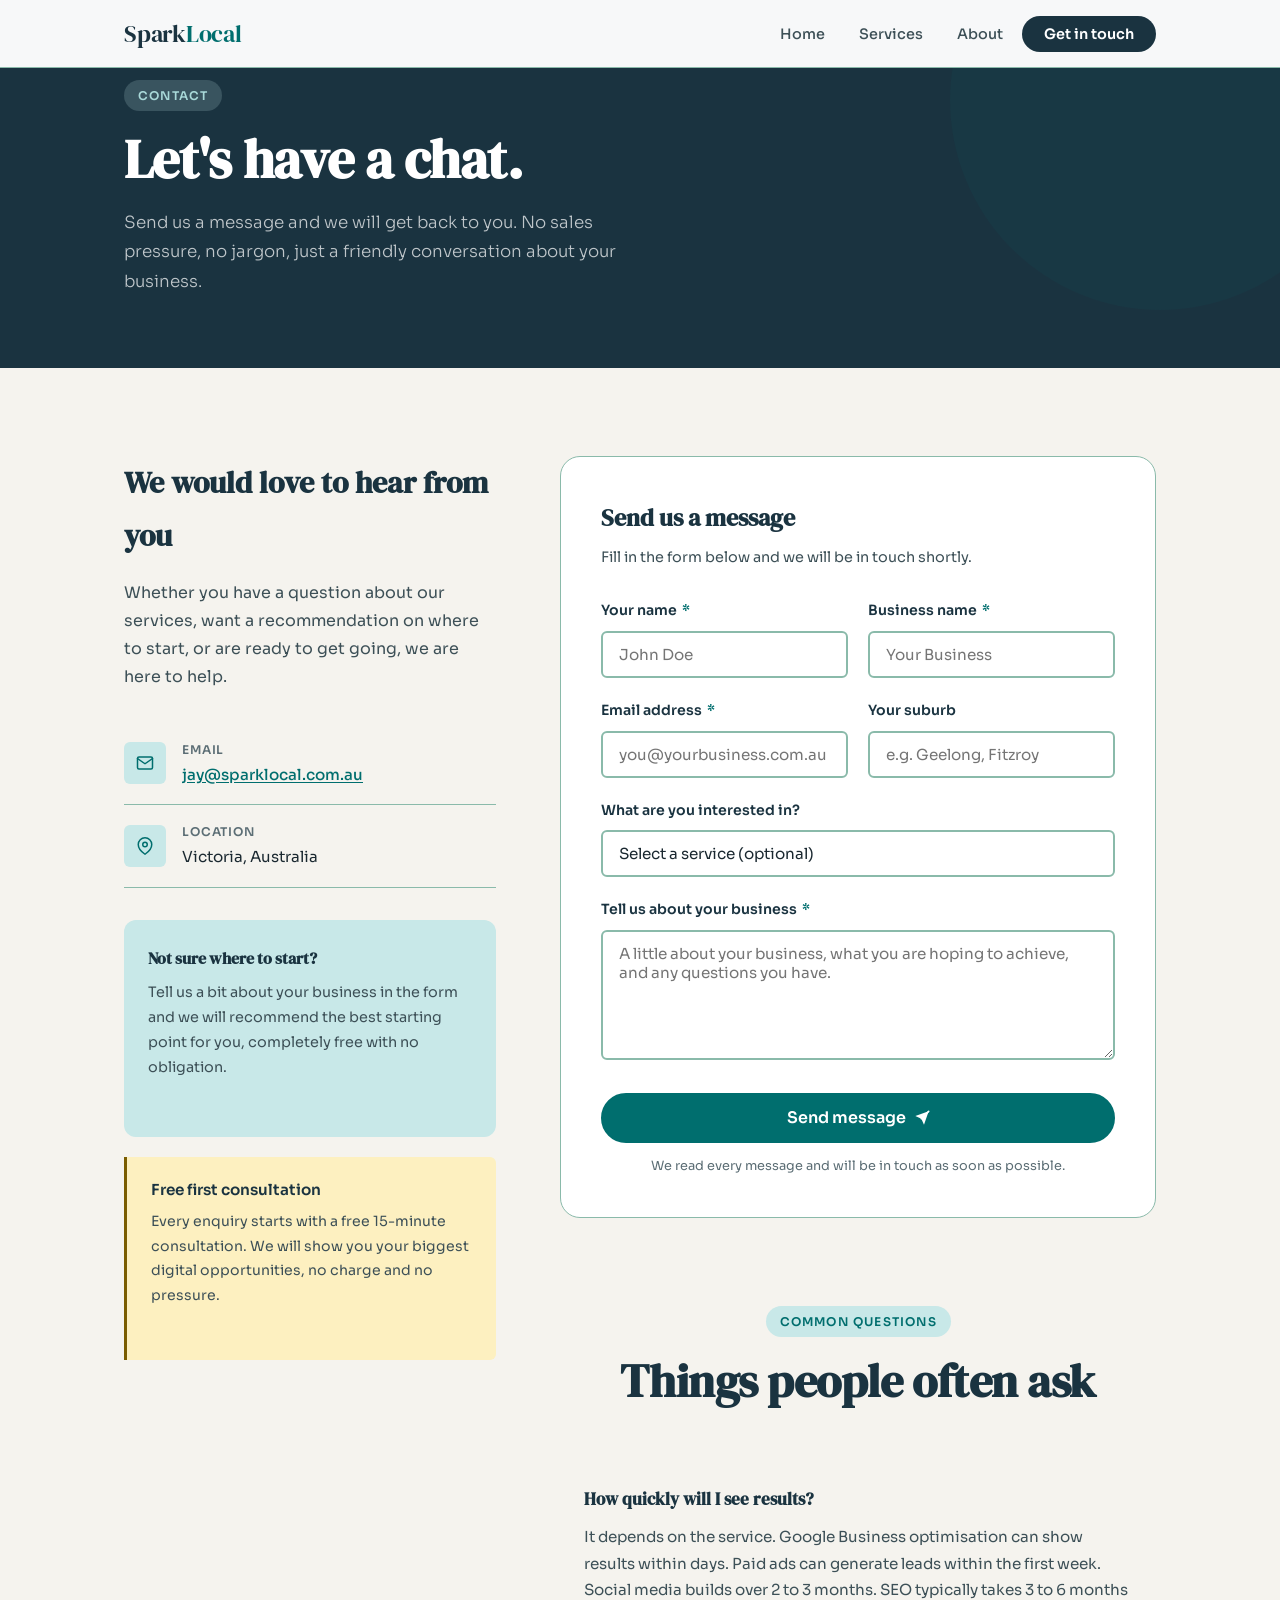
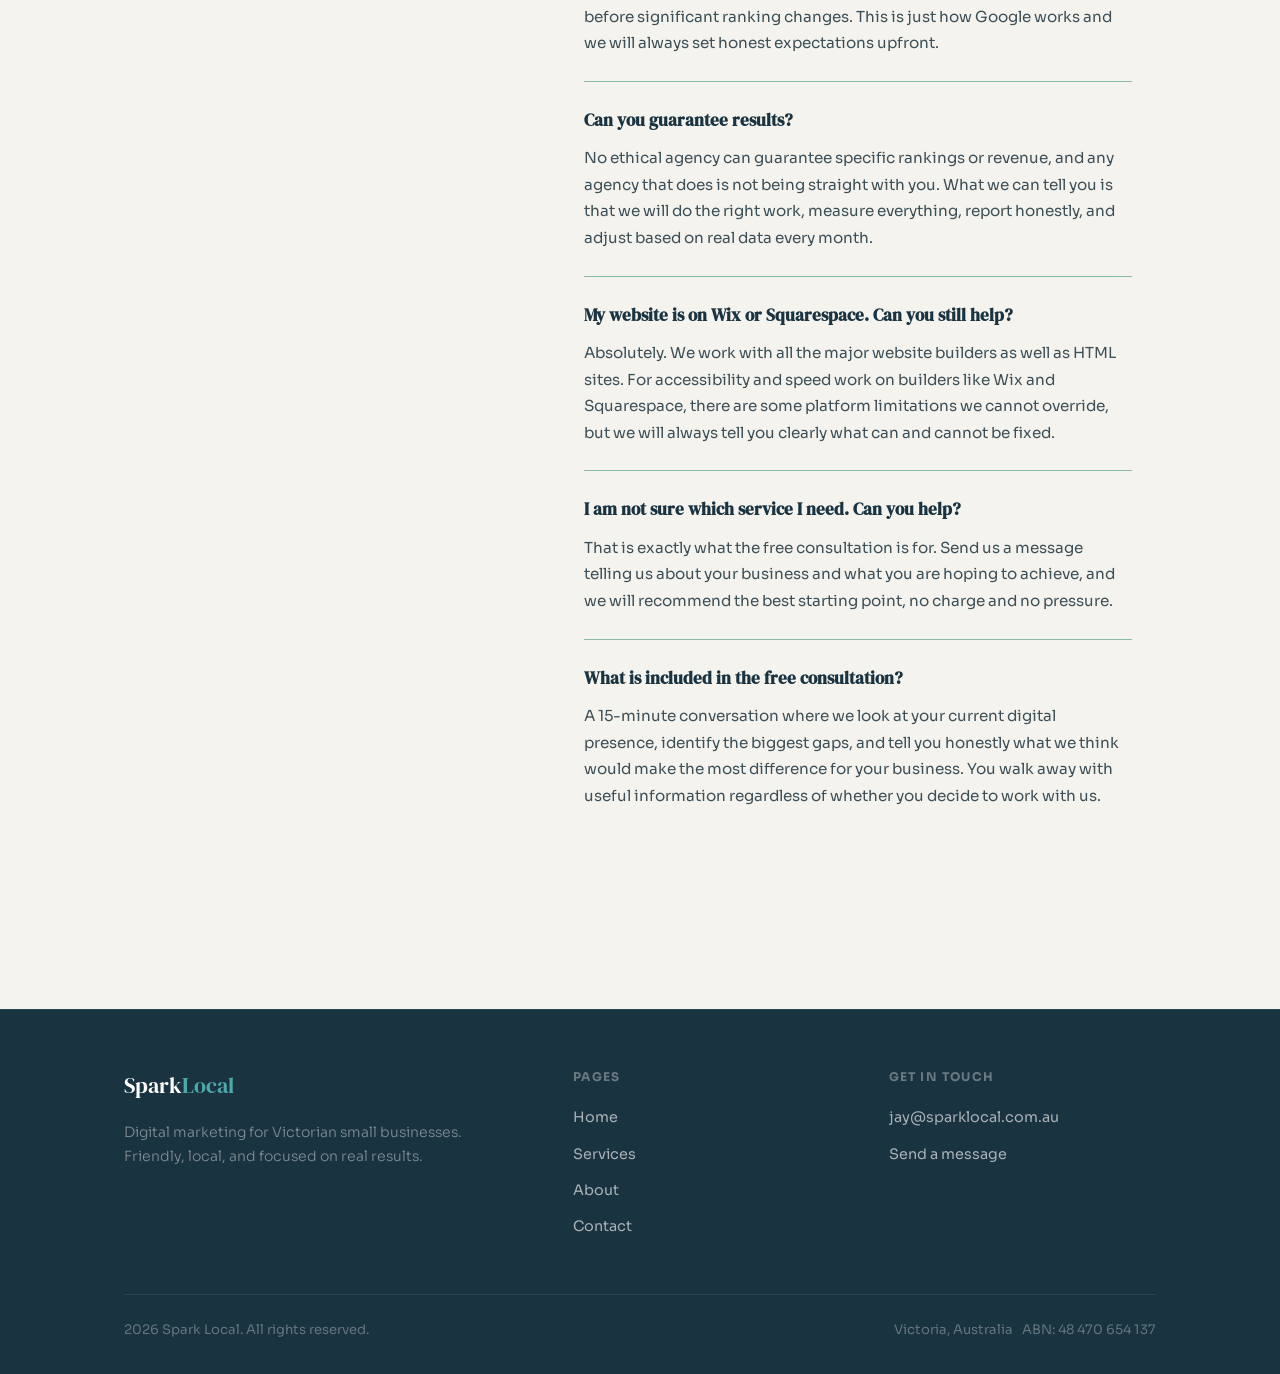
<file: contact.html>
<!DOCTYPE html>
<html lang="en-AU">
<head>
  <meta charset="UTF-8">
  <meta name="viewport" content="width=device-width, initial-scale=1.0">
  <title>Contact | Spark Local</title>
  <meta name="description" content="Get in touch with Spark Local. Send us a message and we will get back to you. Based in Victoria, Australia.">
  <link rel="stylesheet" href="style.css">
  <!-- Replace favicon.png with your own square logo file -->
  <link rel="icon" type="image/png" href="favicon.png">
</head>
<body>

  <a href="#main" class="skip-link">Skip to main content</a>

  <!-- ── NAVIGATION ──────────────────────────────────────────────── -->
  <nav class="nav" role="navigation" aria-label="Main navigation">
    <div class="nav-inner">
      <a href="index.html" class="nav-logo" aria-label="Spark Local home page">Spark<span>Local</span></a>
      <ul class="nav-links" id="nav-links" role="list">
        <li><a href="index.html">Home</a></li>
        <li><a href="services.html">Services</a></li>
        <li><a href="about.html">About</a></li>
        <li><a href="contact.html" class="nav-cta" aria-current="page">Get in touch</a></li>
      </ul>
      <button class="nav-mobile-btn" id="menu-btn"
        aria-expanded="false" aria-controls="nav-links"
        aria-label="Open navigation menu">
        <svg width="22" height="22" viewBox="0 0 24 24" fill="none"
          stroke="currentColor" stroke-width="2.5" stroke-linecap="round" aria-hidden="true">
          <line x1="3" y1="6" x2="21" y2="6"/>
          <line x1="3" y1="12" x2="21" y2="12"/>
          <line x1="3" y1="18" x2="21" y2="18"/>
        </svg>
      </button>
    </div>
  </nav>

  <main id="main">

    <!-- ── PAGE HERO ─────────────────────────────────────────────── -->
    <div class="page-hero page-top">
      <div class="container">
        <span class="section-label">Contact</span>
        <h1 class="fade-up">Let's have a chat.</h1>
        <!-- Response time promise removed per client request -->
        <p class="fade-up-2">
          Send us a message and we will get back to you. No sales pressure,
          no jargon, just a friendly conversation about your business.
        </p>
      </div>
    </div>

    <!-- ── CONTACT SECTION ───────────────────────────────────────── -->
    <section aria-labelledby="contact-heading">
      <div class="container">
        <h2 id="contact-heading" class="sr-only">Contact Spark Local</h2>
        <div class="contact-split">

          <!-- Left: contact details and info boxes -->
          <div class="contact-info">
            <h2>We would love to hear from you</h2>
            <p>
              Whether you have a question about our services, want a recommendation
              on where to start, or are ready to get going, we are here to help.
            </p>

            <!-- Email -->
            <div class="contact-detail">
              <div class="contact-icon" aria-hidden="true">
                <svg viewBox="0 0 24 24">
                  <path d="M4 4h16c1.1 0 2 .9 2 2v12c0 1.1-.9 2-2 2H4c-1.1 0-2-.9-2-2V6c0-1.1.9-2 2-2z"/>
                  <polyline points="22,6 12,13 2,6"/>
                </svg>
              </div>
              <div>
                <div class="contact-label">Email</div>
                <!-- Update this email address if it ever changes -->
                <a href="mailto:jay@sparklocal.com.au">jay@sparklocal.com.au</a>
              </div>
            </div>

            <!-- Location -->
            <div class="contact-detail">
              <div class="contact-icon" aria-hidden="true">
                <svg viewBox="0 0 24 24">
                  <path d="M21 10c0 7-9 13-9 13s-9-6-9-13a9 9 0 0 1 18 0z"/>
                  <circle cx="12" cy="10" r="3"/>
                </svg>
              </div>
              <div>
                <div class="contact-label">Location</div>
                <span style="font-size:0.95rem;">Victoria, Australia</span>
              </div>
            </div>

            <!-- Info boxes -->
            <div class="info-box" style="margin-top:32px;">
              <h3>Not sure where to start?</h3>
              <p>
                Tell us a bit about your business in the form and we will
                recommend the best starting point for you, completely free
                with no obligation.
              </p>
            </div>

            <div class="gold-box" style="margin-top:20px;">
              <h3>Free first consultation</h3>
              <p>
                Every enquiry starts with a free 15-minute consultation.
                We will show you your biggest digital opportunities, no
                charge and no pressure.
              </p>
            </div>
          </div>

          <!-- Right: contact form -->
          <div>
            <div class="form-card">
              <h2>Send us a message</h2>
              <!-- TO ACTIVATE FORM: replace YOUR_FORM_ID with your Formspree ID.
                   Sign up free at formspree.io and create a new form there. -->
              <p class="form-intro">Fill in the form below and we will be in touch shortly.</p>

              <form
                id="contact-form"
                action="https://formspree.io/f/mvzvqaly"
                method="POST"
                novalidate
                aria-label="Contact form"
              >

                <div class="form-row">
                  <div class="form-group">
                    <label for="name">
                      Your name <span class="req" aria-label="required">*</span>
                    </label>
                    <!-- Placeholder changed to John Doe per client request -->
                    <input type="text" id="name" name="name"
                      autocomplete="given-name" required aria-required="true"
                      placeholder="John Doe">
                  </div>
                  <div class="form-group">
                    <label for="business">
                      Business name <span class="req" aria-label="required">*</span>
                    </label>
                    <input type="text" id="business" name="business"
                      required aria-required="true"
                      placeholder="Your Business">
                  </div>
                </div>

                <div class="form-row">
                  <div class="form-group">
                    <label for="email">
                      Email address <span class="req" aria-label="required">*</span>
                    </label>
                    <input type="email" id="email" name="email"
                      autocomplete="email" required aria-required="true"
                      placeholder="you@yourbusiness.com.au">
                  </div>
                  <div class="form-group">
                    <label for="suburb">Your suburb</label>
                    <input type="text" id="suburb" name="suburb"
                      autocomplete="address-level2"
                      placeholder="e.g. Geelong, Fitzroy">
                  </div>
                </div>

                <div class="form-group">
                  <label for="service">What are you interested in?</label>
                  <select id="service" name="service">
                    <option value="" disabled selected>Select a service (optional)</option>
                    <option value="google-business">Google Business Profile</option>
                    <option value="social-media">Social Media Management</option>
                    <option value="paid-ads">Paid Ads (Google or Meta)</option>
                    <option value="seo">Local SEO</option>
                    <option value="accessibility">Web Accessibility Audit</option>
                    <option value="website-speed">Website Speed and Mobile</option>
                    <option value="website-build">Website Build</option>
                    <option value="landing-page">Landing Page Build</option>
                    <option value="email">Email Newsletter</option>
                    <option value="consulting">Business Consulting</option>
                    <option value="package">A Bundle or Package</option>
                    <option value="custom">Custom mix of services</option>
                    <option value="not-sure">Not sure, help me decide</option>
                  </select>
                </div>

                <!-- Message field — can be pre-filled from mix-and-match builder -->
                <div class="form-group">
                  <label for="message">
                    Tell us about your business <span class="req" aria-label="required">*</span>
                  </label>
                  <textarea id="message" name="message"
                    required aria-required="true"
                    placeholder="A little about your business, what you are hoping to achieve, and any questions you have."></textarea>
                </div>

                <!-- Honeypot: spam prevention — hidden from all users -->
                <div style="display:none;" aria-hidden="true">
                  <label for="website-url">Leave this blank</label>
                  <input type="text" id="website-url" name="_gotcha"
                    tabindex="-1" autocomplete="off">
                </div>

                <button type="submit" class="btn btn-primary form-submit" id="submit-btn">
                  Send message
                  <svg width="16" height="16" viewBox="0 0 24 24" fill="none"
                    stroke="currentColor" stroke-width="2.5" stroke-linecap="round"
                    stroke-linejoin="round" aria-hidden="true">
                    <line x1="22" y1="2" x2="11" y2="13"/>
                    <polygon points="22 2 15 22 11 13 2 9 22 2"
                      fill="currentColor" stroke="none"/>
                  </svg>
                </button>

                <!-- Note: response time promise removed per client request -->
                <p class="form-note">
                  We read every message and will be in touch as soon as possible.
                </p>

                <!-- Success / error messages (screen reader accessible) -->
                <div class="form-success" id="form-success"
                  role="status" aria-live="polite" tabindex="-1">
                  Thank you for getting in touch. We will be in touch soon.
                </div>
                <div class="form-error" id="form-error"
                  role="alert" aria-live="assertive">
                  Something went wrong. Please try again or email us directly at
                  <a href="mailto:jay@sparklocal.com.au">jay@sparklocal.com.au</a>
                </div>

              </form>
            </div>


    <!-- ── FAQ ───────────────────────────────────────────────────── -->
    <section aria-labelledby="faq-heading">
      <div class="container">
        <div class="section-header center">
          <span class="section-label">Common questions</span>
          <h2 id="faq-heading" class="section-title">Things people often ask</h2>
        </div>
        <div style="max-width:720px;margin:0 auto;">

          <div class="faq-item">
            <h3>How quickly will I see results?</h3>
            <p>It depends on the service. Google Business optimisation can
               show results within days. Paid ads can generate leads within
               the first week. Social media builds over 2 to 3 months. SEO
               typically takes 3 to 6 months before significant ranking
               changes. This is just how Google works and we will always set
               honest expectations upfront.</p>
          </div>

          <div class="faq-item">
            <h3>Can you guarantee results?</h3>
            <p>No ethical agency can guarantee specific rankings or revenue,
               and any agency that does is not being straight with you. What
               we can tell you is that we will do the right work, measure
               everything, report honestly, and adjust based on real data
               every month.</p>
          </div>

          <div class="faq-item">
            <h3>My website is on Wix or Squarespace. Can you still help?</h3>
            <p>Absolutely. We work with all the major website builders as well
               as HTML sites. For accessibility and speed work on builders like
               Wix and Squarespace, there are some platform limitations we
               cannot override, but we will always tell you clearly what can
               and cannot be fixed.</p>
          </div>

          <div class="faq-item">
            <h3>I am not sure which service I need. Can you help?</h3>
            <p>That is exactly what the free consultation is for. Send us a
               message telling us about your business and what you are hoping
               to achieve, and we will recommend the best starting point, no
               charge and no pressure.</p>
          </div>

          <div class="faq-item">
            <h3>What is included in the free consultation?</h3>
            <p>A 15-minute conversation where we look at your current digital
               presence, identify the biggest gaps, and tell you honestly what
               we think would make the most difference for your business. You
               walk away with useful information regardless of whether you
               decide to work with us.</p>
          </div>

        </div>
      </div>
    </section>

  </main>

  <!-- ── FOOTER ─────────────────────────────────────────────────── -->
  <!-- Replace [Your ABN] once registered -->
  <footer class="footer" role="contentinfo">
    <div class="container">
      <div class="footer-inner">
        <div class="footer-brand">
          <div class="footer-logo">Spark<span>Local</span></div>
          <p>Digital marketing for Victorian small businesses. Friendly, local, and focused on real results.</p>
        </div>
        <nav aria-label="Footer pages">
          <div class="footer-col">
            <h4>Pages</h4>
            <a href="index.html">Home</a>
            <a href="services.html">Services</a>
            <a href="about.html">About</a>
            <a href="contact.html">Contact</a>
          </div>
        </nav>
        <div class="footer-col">
          <h4>Get in touch</h4>
          <a href="mailto:jay@sparklocal.com.au">jay@sparklocal.com.au</a>
          <a href="contact.html">Send a message</a>
        </div>
      </div>
      <div class="footer-bottom">
        <span>2026 Spark Local. All rights reserved.</span>
        <span>Victoria, Australia &nbsp; ABN: 48 470 654 137</span>
      </div>
    </div>
  </footer>

  <!-- ── JAVASCRIPT ─────────────────────────────────────────────── -->
  <script>
    /* ── Mobile nav ──────────────────────────────────────────────── */
    const menuBtn  = document.getElementById('menu-btn');
    const navLinks = document.getElementById('nav-links');
    menuBtn.addEventListener('click', () => {
      const open = navLinks.classList.toggle('open');
      menuBtn.setAttribute('aria-expanded', String(open));
    });
    document.addEventListener('keydown', e => {
      if (e.key === 'Escape' && navLinks.classList.contains('open')) {
        navLinks.classList.remove('open');
        menuBtn.setAttribute('aria-expanded', 'false');
        menuBtn.focus();
      }
    });
    document.addEventListener('click', e => {
      if (!menuBtn.contains(e.target) && !navLinks.contains(e.target)) {
        navLinks.classList.remove('open');
        menuBtn.setAttribute('aria-expanded', 'false');
      }
    });

    /* ── Pre-fill message from mix-and-match builder ────────────── */
    /* If the user clicked "Enquire about my selection" on services.html,
       the URL will contain ?msg=... and we populate the message field */
    const params = new URLSearchParams(window.location.search);
    const prefill = params.get('msg');
    if (prefill) {
      const msgField = document.getElementById('message');
      if (msgField) msgField.value = decodeURIComponent(prefill);
      /* Also set the dropdown to "Custom mix of services" */
      const svcField = document.getElementById('service');
      if (svcField) svcField.value = 'custom';
    }

    /* ── Contact form submission ─────────────────────────────────── */
    const form      = document.getElementById('contact-form');
    const submitBtn = document.getElementById('submit-btn');
    const success   = document.getElementById('form-success');
    const error     = document.getElementById('form-error');

    form.addEventListener('submit', async (e) => {
      e.preventDefault();
      submitBtn.textContent = 'Sending...';
      submitBtn.disabled = true;
      success.style.display = 'none';
      error.style.display   = 'none';
      try {
        const res = await fetch(form.action, {
          method:  'POST',
          body:    new FormData(form),
          headers: { 'Accept': 'application/json' }
        });
        if (res.ok) {
          form.reset();
          success.style.display = 'block';
          success.focus();
        } else {
          throw new Error('Form error');
        }
      } catch {
        error.style.display = 'block';
      } finally {
        submitBtn.textContent = 'Send message';
        submitBtn.disabled = false;
      }
    });
  </script>

</body>
</html>
</file>
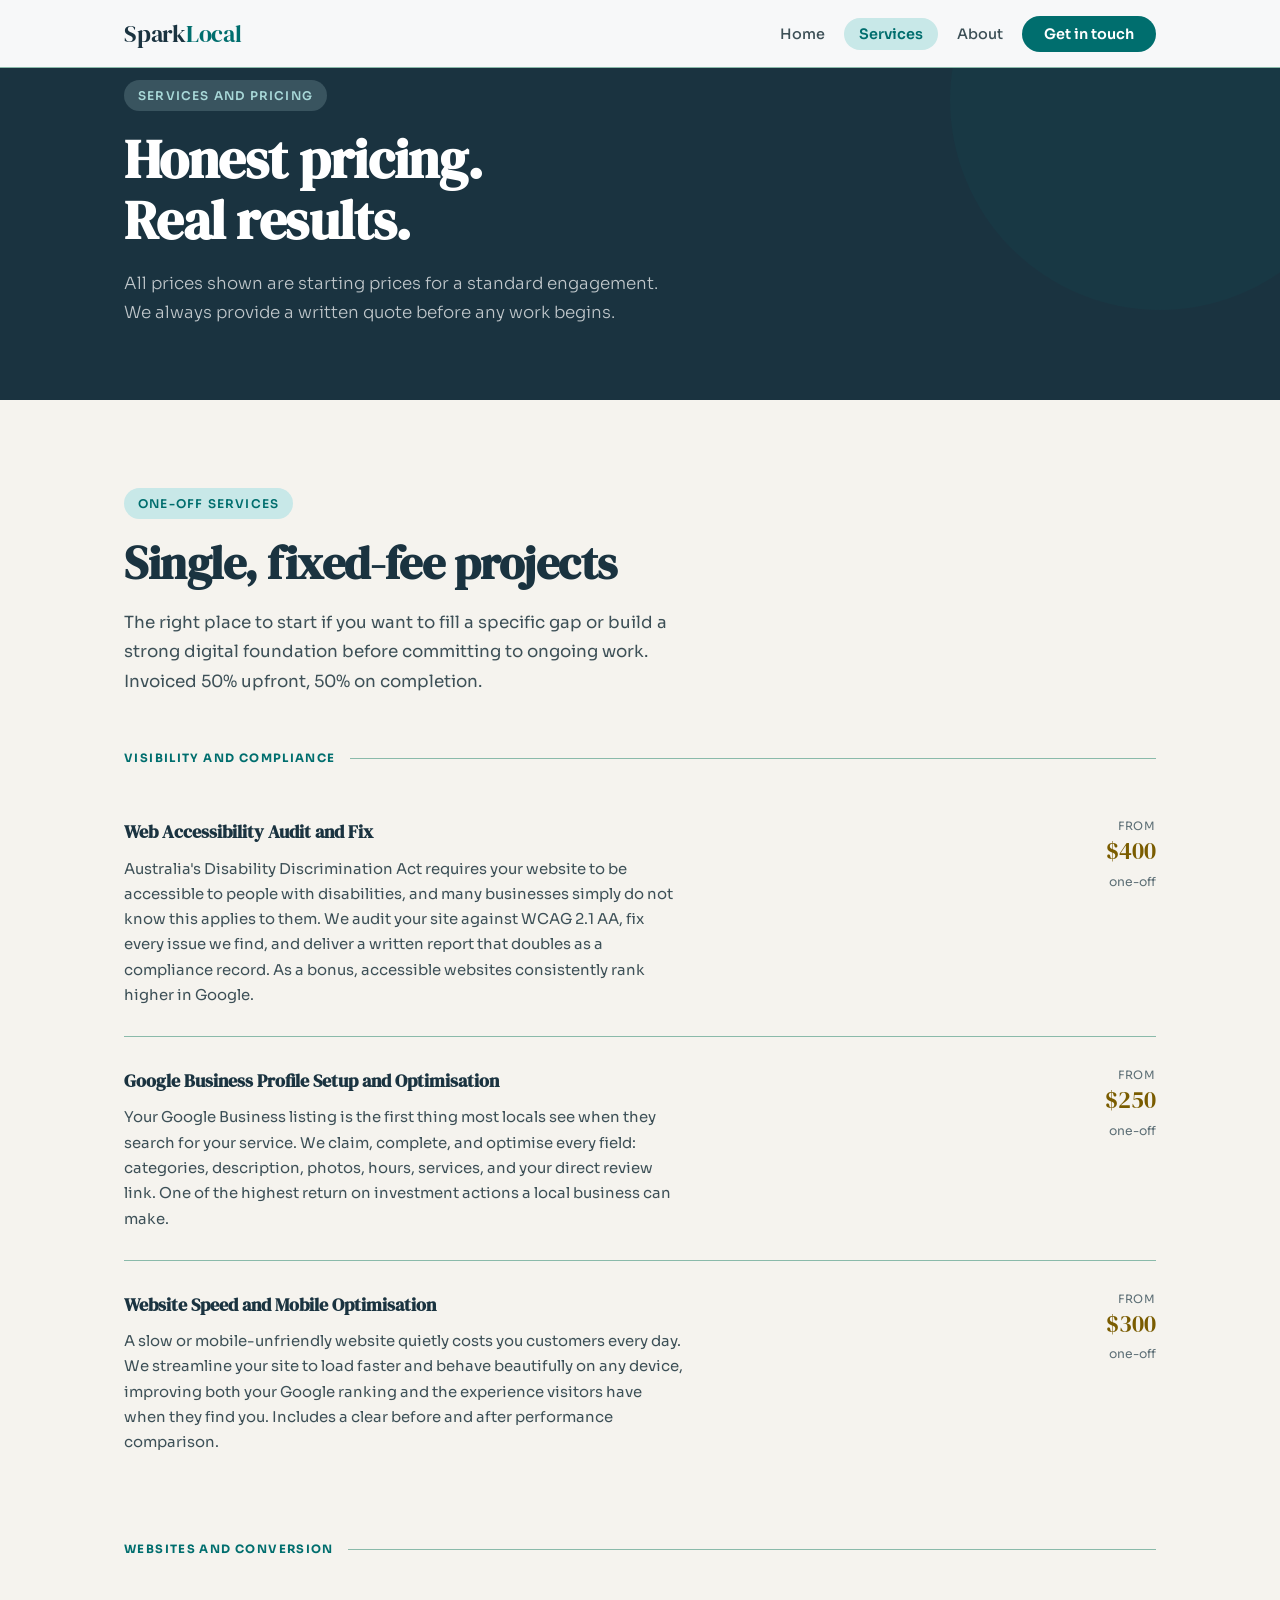
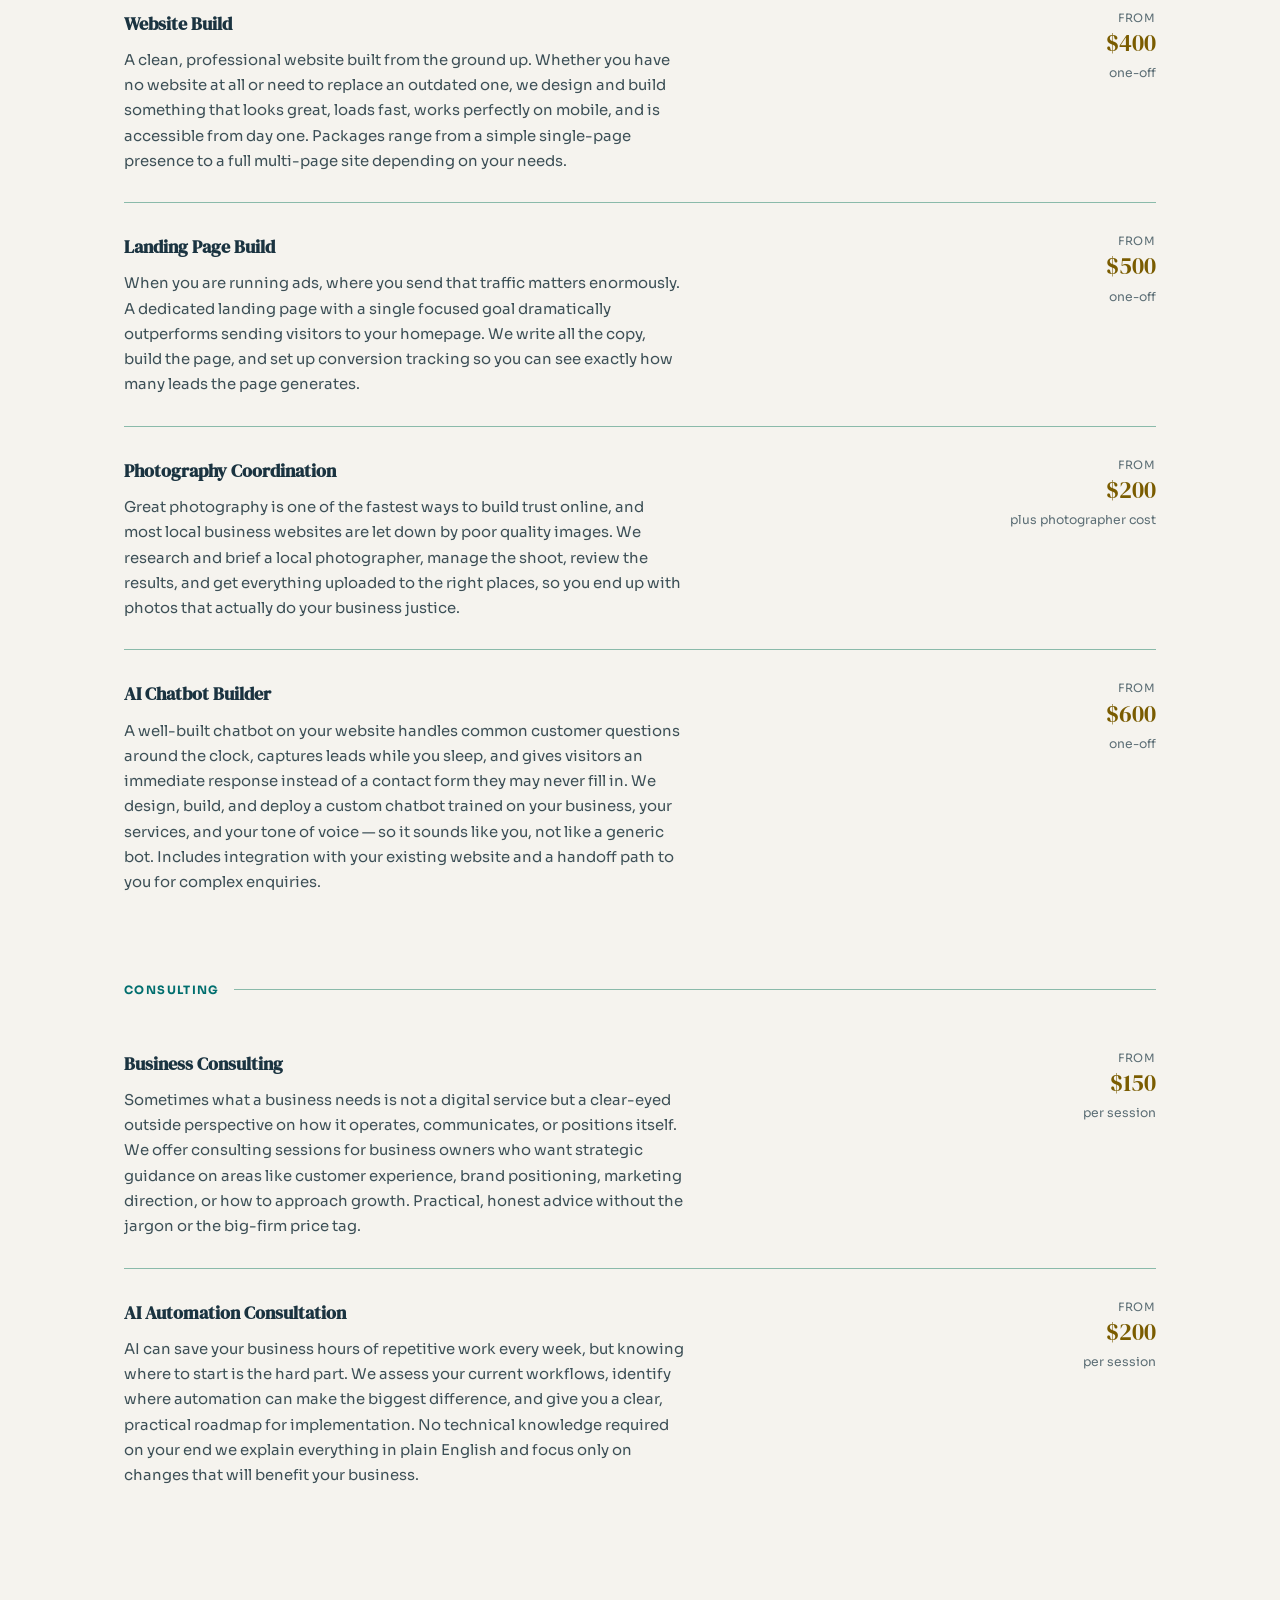
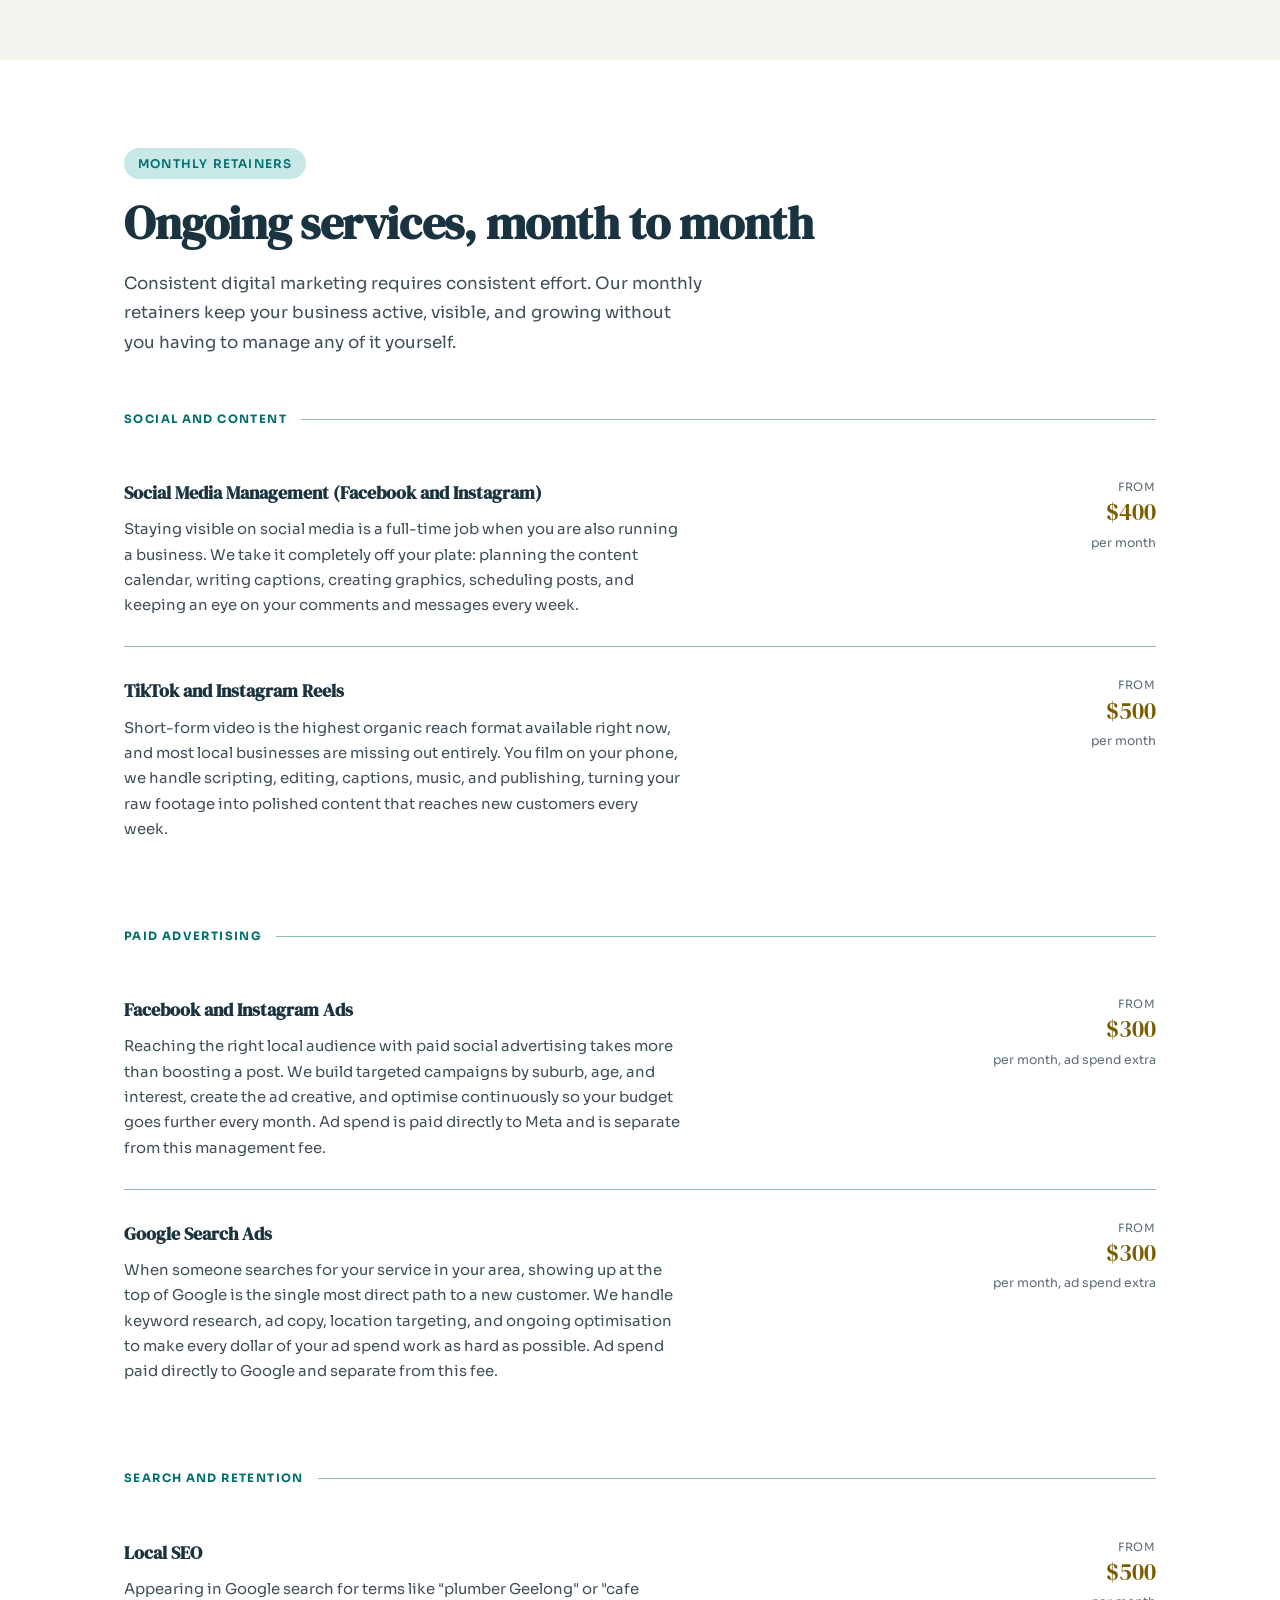
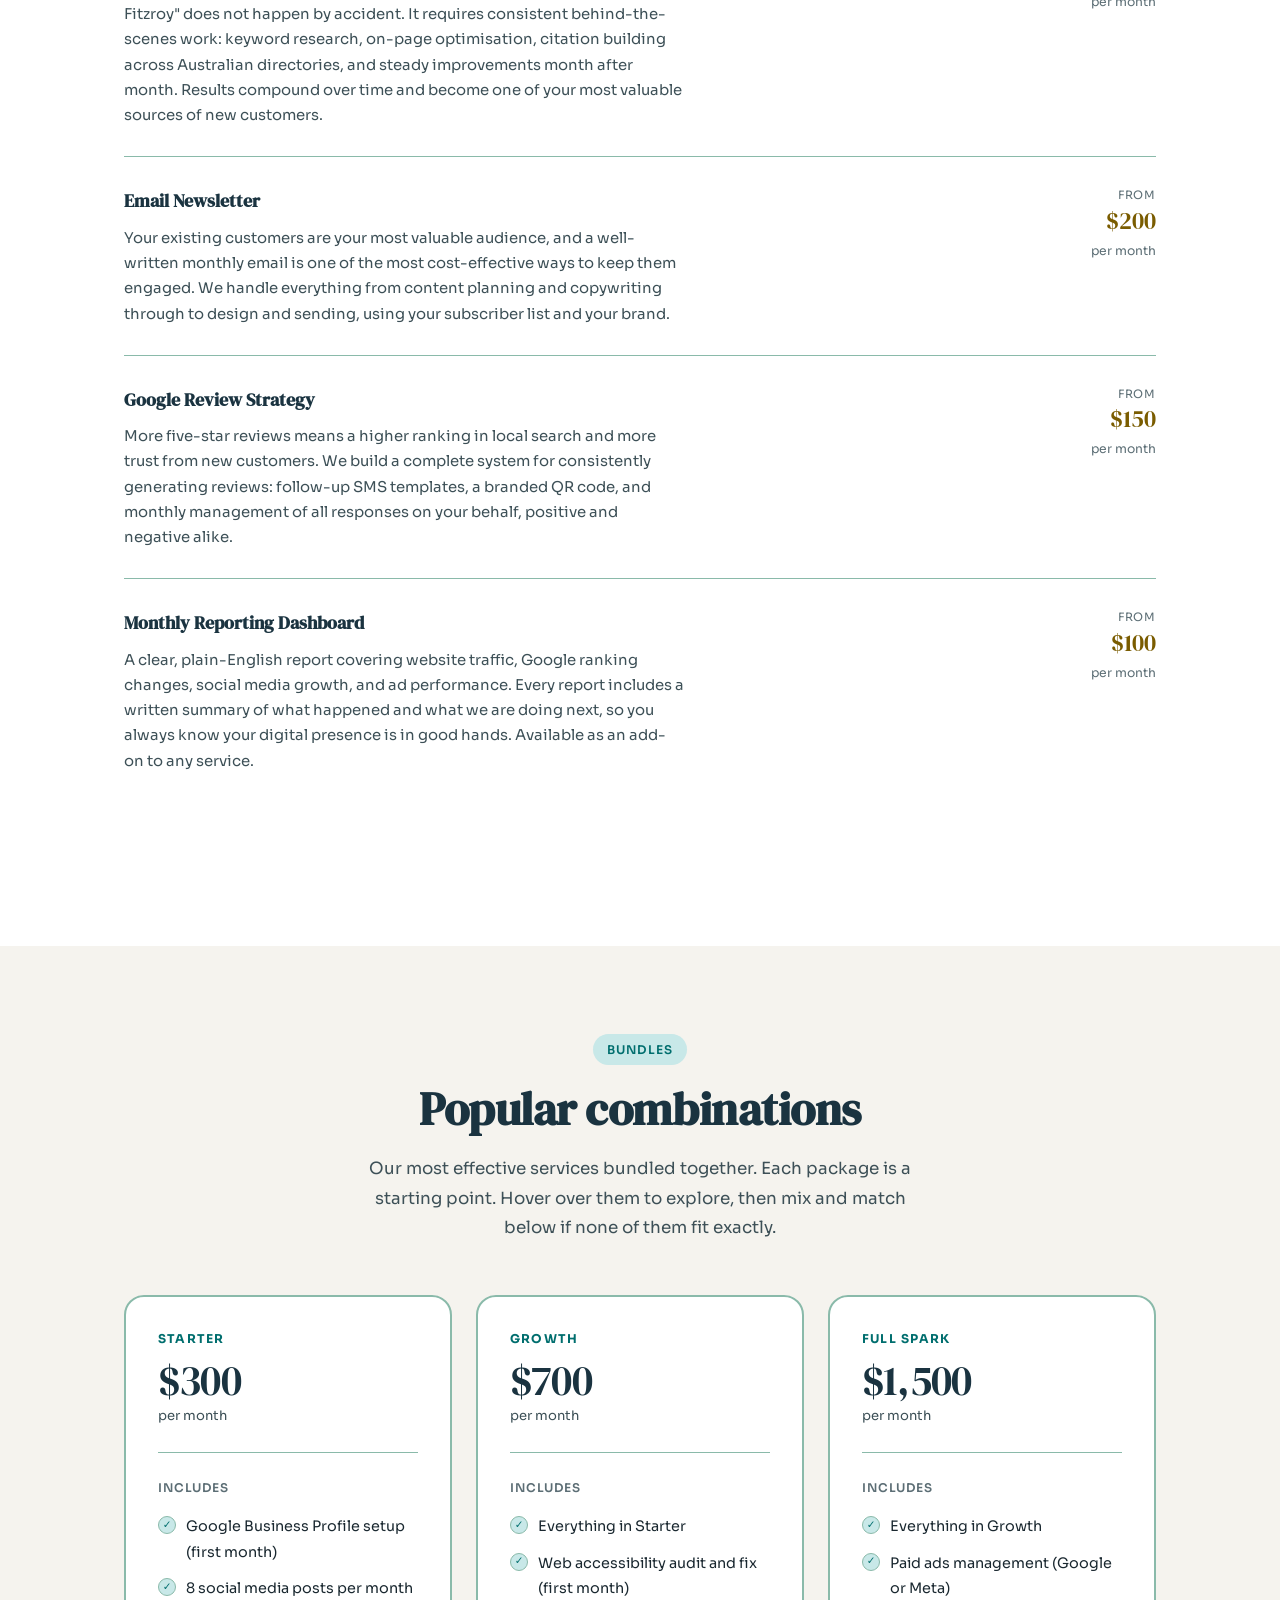
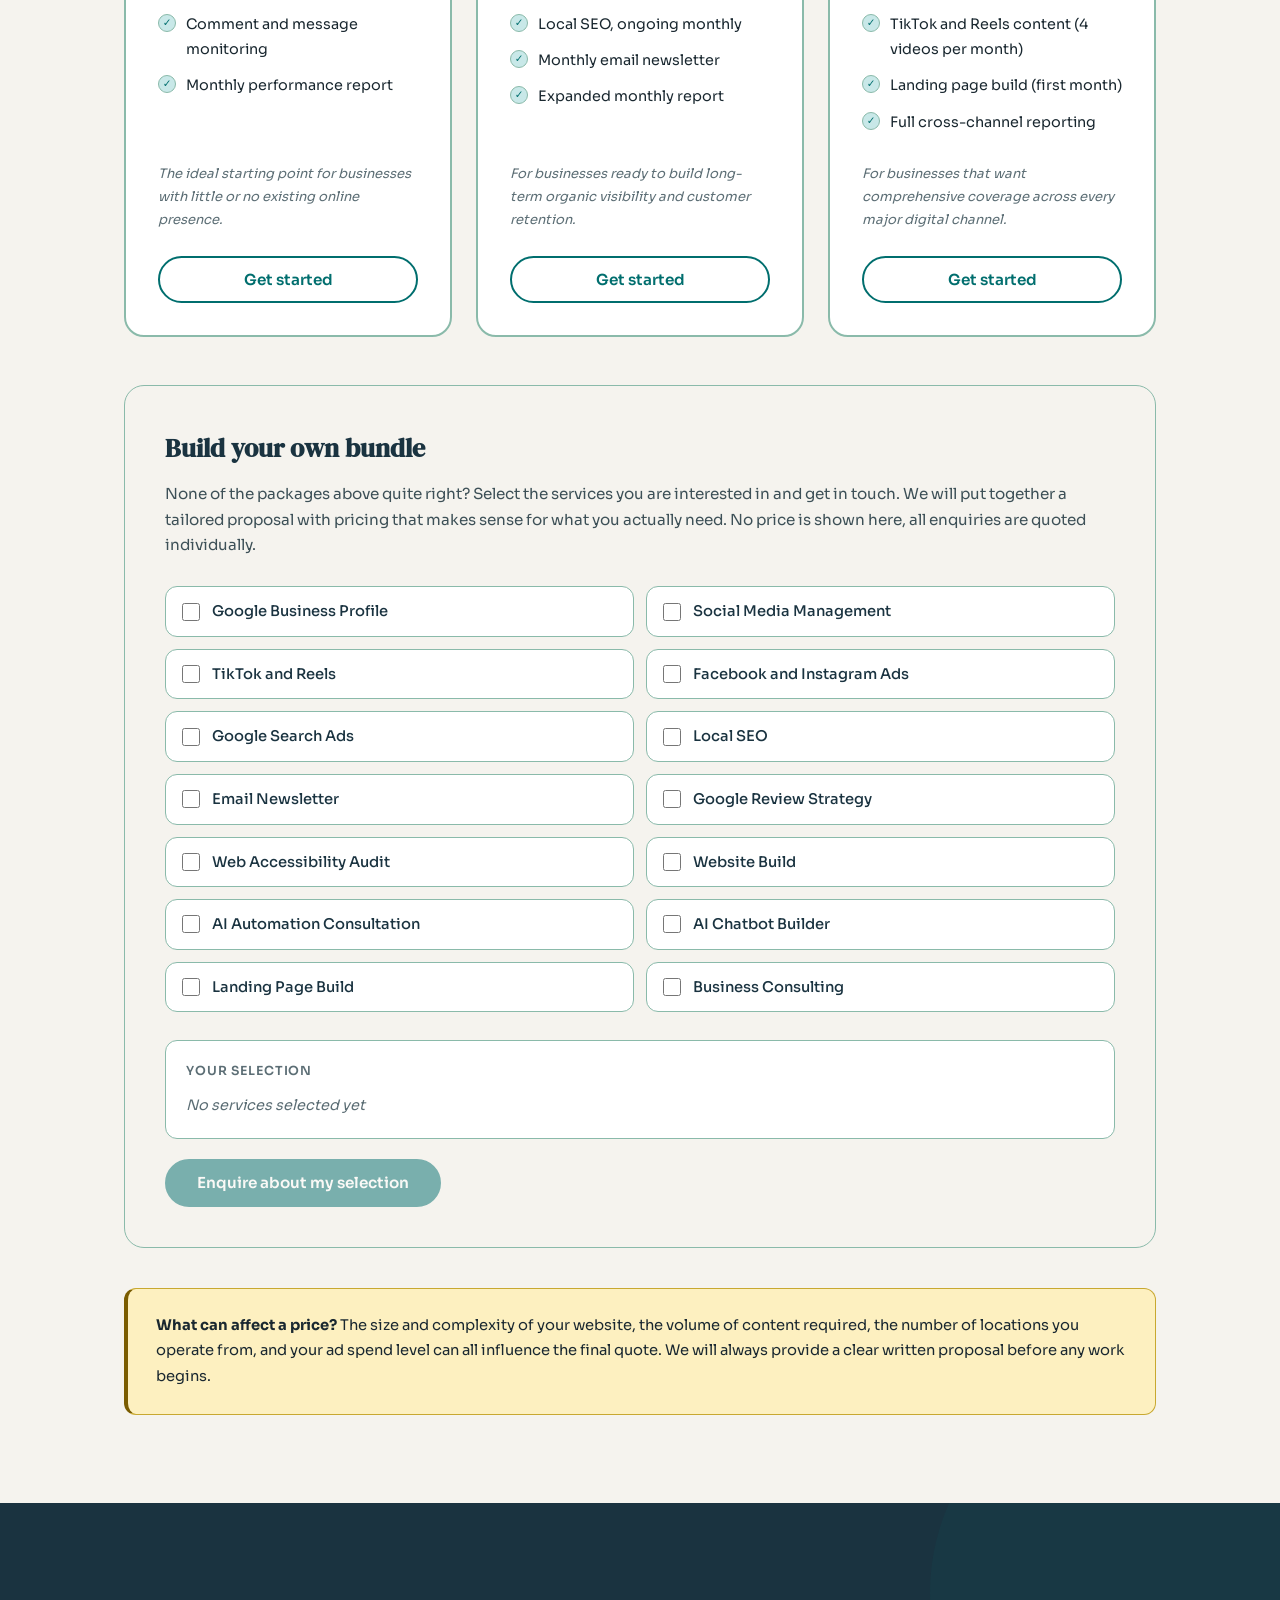
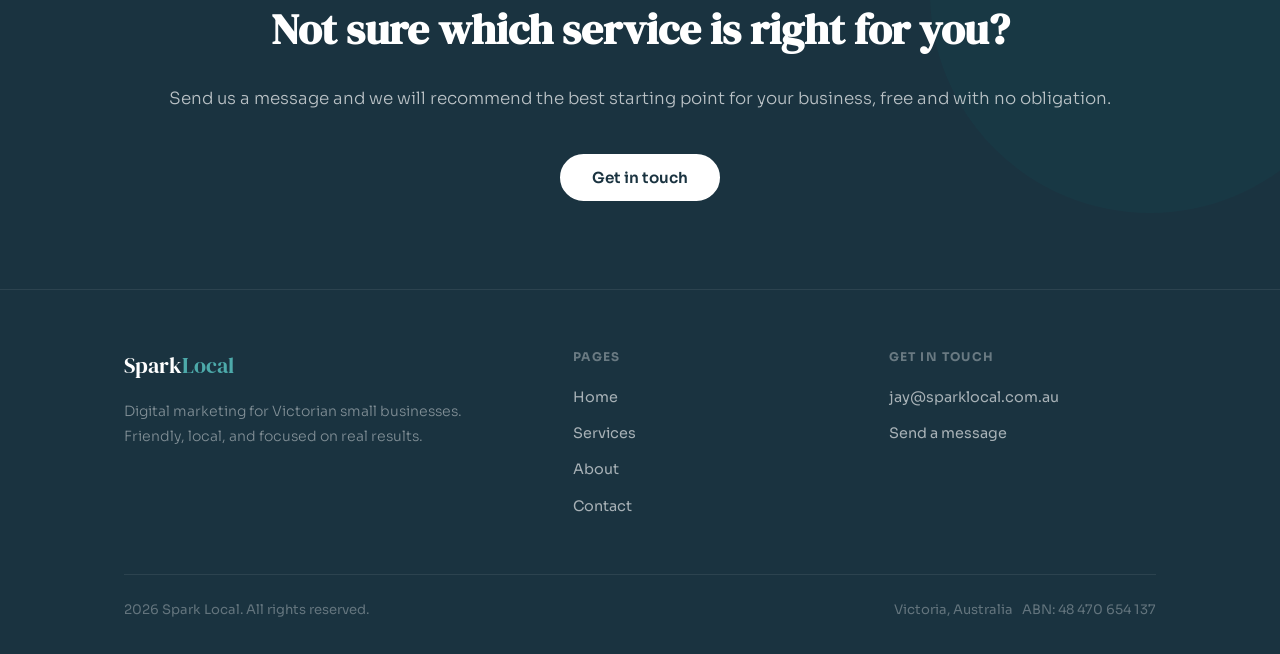
<file: services.html>
<!DOCTYPE html>
<html lang="en-AU">
<head>
  <meta charset="UTF-8">
  <meta name="viewport" content="width=device-width, initial-scale=1.0">
  <title>Services and Pricing | Spark Local</title>
  <meta name="description" content="View all Spark Local services and pricing. One-off projects, monthly retainers, and tailored bundles for Victorian small businesses.">
  <link rel="stylesheet" href="style.css">
  <link rel="icon" type="image/png" href="favicon.png">
</head>
<body>

  <a href="#main" class="skip-link">Skip to main content</a>

  <!-- ── NAVIGATION ──────────────────────────────────────────────── -->
  <nav class="nav" role="navigation" aria-label="Main navigation">
    <div class="nav-inner">
      <a href="index.html" class="nav-logo" aria-label="Spark Local home page">Spark<span>Local</span></a>
      <ul class="nav-links" id="nav-links" role="list">
        <li><a href="index.html">Home</a></li>
        <li><a href="services.html" aria-current="page">Services</a></li>
        <li><a href="about.html">About</a></li>
        <li><a href="contact.html" class="nav-cta">Get in touch</a></li>
      </ul>
      <button class="nav-mobile-btn" id="menu-btn"
        aria-expanded="false" aria-controls="nav-links"
        aria-label="Open navigation menu">
        <svg width="22" height="22" viewBox="0 0 24 24" fill="none"
          stroke="currentColor" stroke-width="2.5" stroke-linecap="round" aria-hidden="true">
          <line x1="3" y1="6" x2="21" y2="6"/>
          <line x1="3" y1="12" x2="21" y2="12"/>
          <line x1="3" y1="18" x2="21" y2="18"/>
        </svg>
      </button>
    </div>
  </nav>

  <main id="main">

    <!-- ── PAGE HERO ─────────────────────────────────────────────── -->
    <div class="page-hero page-top">
      <div class="container">
        <span class="section-label">Services and pricing</span>
        <h1 class="fade-up">Honest pricing.<br>Real results.</h1>
        <p class="fade-up-2">
          All prices shown are starting prices for a standard engagement.
          We always provide a written quote before any work begins.
        </p>
      </div>
    </div>

    <!-- ── ONE-OFF SERVICES ──────────────────────────────────────── -->
    <section aria-labelledby="oneoff-heading">
      <div class="container">
        <div class="section-header">
          <span class="section-label">One-off services</span>
          <h2 id="oneoff-heading" class="section-title">
            Single, fixed-fee projects
          </h2>
          <p class="section-subtitle">
            The right place to start if you want to fill a specific gap or
            build a strong digital foundation before committing to ongoing
            work. Invoiced 50% upfront, 50% on completion.
          </p>
        </div>

        <!-- ── VISIBILITY AND COMPLIANCE ── -->
        <div class="service-category">
          <h3 class="cat-label">Visibility and compliance</h3>

          <!-- Web accessibility -->
          <div class="service-row">
            <div>
              <h4>Web Accessibility Audit and Fix</h4>
              <p>Australia's Disability Discrimination Act requires your website
                 to be accessible to people with disabilities, and many businesses
                 simply do not know this applies to them. We audit your site against
                 WCAG 2.1 AA, fix every issue we find, and deliver a written report
                 that doubles as a compliance record. As a bonus, accessible websites
                 consistently rank higher in Google.</p>
            </div>
            <div class="svc-price">
              <span class="from">From</span>
              <span class="amount">$400</span>
              <span class="period">one-off</span>
            </div>
          </div>

          <!-- Google Business Profile -->
          <div class="service-row">
            <div>
              <h4>Google Business Profile Setup and Optimisation</h4>
              <p>Your Google Business listing is the first thing most locals see
                 when they search for your service. We claim, complete, and optimise
                 every field: categories, description, photos, hours, services, and
                 your direct review link. One of the highest return on investment
                 actions a local business can make.</p>
            </div>
            <div class="svc-price">
              <span class="from">From</span>
              <span class="amount">$250</span>
              <span class="period">one-off</span>
            </div>
          </div>

          <!-- Website speed -->
          <div class="service-row">
            <div>
              <h4>Website Speed and Mobile Optimisation</h4>
              <p>A slow or mobile-unfriendly website quietly costs you customers
                 every day. We streamline your site to load faster and behave
                 beautifully on any device, improving both your Google ranking and
                 the experience visitors have when they find you. Includes a clear
                 before and after performance comparison.</p>
            </div>
            <div class="svc-price">
              <span class="from">From</span>
              <span class="amount">$300</span>
              <span class="period">one-off</span>
            </div>
          </div>
        </div>

        <!-- ── WEBSITES AND CONVERSION ── -->
        <div class="service-category">
          <h3 class="cat-label">Websites and conversion</h3>

          <!-- Website build — new service -->
          <!-- TO UPDATE PRICE: change the amount below -->
          <div class="service-row">
            <div>
              <h4>Website Build</h4>
              <p>A clean, professional website built from the ground up. Whether
                 you have no website at all or need to replace an outdated one, we
                 design and build something that looks great, loads fast, works
                 perfectly on mobile, and is accessible from day one. Packages range
                 from a simple single-page presence to a full multi-page site
                 depending on your needs.</p>
            </div>
            <div class="svc-price">
              <span class="from">From</span>
              <span class="amount">$400</span>
              <span class="period">one-off</span>
            </div>
          </div>

          <!-- Landing page -->
          <div class="service-row">
            <div>
              <h4>Landing Page Build</h4>
              <p>When you are running ads, where you send that traffic matters
                 enormously. A dedicated landing page with a single focused goal
                 dramatically outperforms sending visitors to your homepage. We
                 write all the copy, build the page, and set up conversion tracking
                 so you can see exactly how many leads the page generates.</p>
            </div>
            <div class="svc-price">
              <span class="from">From</span>
              <span class="amount">$500</span>
              <span class="period">one-off</span>
            </div>
          </div>

          <!-- Photography coordination -->
          <div class="service-row">
            <div>
              <h4>Photography Coordination</h4>
              <p>Great photography is one of the fastest ways to build trust
                 online, and most local business websites are let down by poor
                 quality images. We research and brief a local photographer,
                 manage the shoot, review the results, and get everything uploaded
                 to the right places, so you end up with photos that actually
                 do your business justice.</p>
            </div>
            <div class="svc-price">
              <span class="from">From</span>
              <span class="amount">$200</span>
              <span class="period">plus photographer cost</span>
            </div>
          </div>
          <!-- Photography coordination -->
          <div class="service-row">
            <div>
              <h4>AI Chatbot Builder</h4>
              <p>A well-built chatbot on your website handles common customer
                 questions around the clock, captures leads while you sleep, and
                 gives visitors an immediate response instead of a contact form
                 they may never fill in. We design, build, and deploy a custom
                 chatbot trained on your business, your services, and your tone
                 of voice — so it sounds like you, not like a generic bot.
                 Includes integration with your existing website and a handoff
                 path to you for complex enquiries.</p>
          </div>
          <div class="svc-price">
            <span class="from">From</span>
            <span class="amount">$600</span>
            <span class="period">one-off</span>
        </div>
      </div>
   </div>

        <!-- ── CONSULTING ── -->
        <!-- NOTE: Business consulting is legal to offer as a sole trader in Australia.
             Avoid guaranteeing specific outcomes. This service is advisory only. -->
        <div class="service-category">
          <h3 class="cat-label">Consulting</h3>

          <div class="service-row">
            <div>
              <h4>Business Consulting</h4>
              <p>Sometimes what a business needs is not a digital service but a
                 clear-eyed outside perspective on how it operates, communicates,
                 or positions itself. We offer consulting sessions for business
                 owners who want strategic guidance on areas like customer experience,
                 brand positioning, marketing direction, or how to approach growth.
                 Practical, honest advice without the jargon or the big-firm price tag.</p>
            </div>
            <div class="svc-price">
              <span class="from">From</span>
              <span class="amount">$150</span>
              <span class="period">per session</span>
            </div>
          </div>
          <div class="service-row">
  <div>
    <h4>AI Automation Consultation</h4>
    <p>AI can save your business hours of repetitive work every week, but
       knowing where to start is the hard part. We assess your current
       workflows, identify where automation can make the biggest difference,
       and give you a clear, practical roadmap for implementation. No
       technical knowledge required on your end we explain everything
       in plain English and focus only on changes that will
       benefit your business.</p>
  </div>
  <div class="svc-price">
    <span class="from">From</span>
    <span class="amount">$200</span>
    <span class="period">per session</span>
  </div>
</div>
        </div>

      </div>
    </section>

    <!-- ── MONTHLY RETAINERS ──────────────────────────────────────── -->
    <section aria-labelledby="retainer-heading">
      <div class="container">
        <div class="section-header">
          <span class="section-label">Monthly retainers</span>
          <h2 id="retainer-heading" class="section-title">
            Ongoing services, month to month
          </h2>
          <p class="section-subtitle">
            Consistent digital marketing requires consistent effort. Our
            monthly retainers keep your business active, visible, and growing
            without you having to manage any of it yourself.
          </p>
        </div>

        <!-- ── SOCIAL AND CONTENT ── -->
        <div class="service-category">
          <h3 class="cat-label">Social and content</h3>

          <div class="service-row">
            <div>
              <h4>Social Media Management (Facebook and Instagram)</h4>
              <p>Staying visible on social media is a full-time job when you are
                 also running a business. We take it completely off your plate:
                 planning the content calendar, writing captions, creating graphics,
                 scheduling posts, and keeping an eye on your comments and messages
                 every week.</p>
            </div>
            <div class="svc-price">
              <span class="from">From</span>
              <span class="amount">$400</span>
              <span class="period">per month</span>
            </div>
          </div>

          <div class="service-row">
            <div>
              <h4>TikTok and Instagram Reels</h4>
              <p>Short-form video is the highest organic reach format available
                 right now, and most local businesses are missing out entirely.
                 You film on your phone, we handle scripting, editing, captions,
                 music, and publishing, turning your raw footage into polished
                 content that reaches new customers every week.</p>
            </div>
            <div class="svc-price">
              <span class="from">From</span>
              <span class="amount">$500</span>
              <span class="period">per month</span>
            </div>
          </div>
        </div>

        <!-- ── PAID ADVERTISING ── -->
        <div class="service-category">
          <h3 class="cat-label">Paid advertising</h3>

          <div class="service-row">
            <div>
              <h4>Facebook and Instagram Ads</h4>
              <p>Reaching the right local audience with paid social advertising
                 takes more than boosting a post. We build targeted campaigns by
                 suburb, age, and interest, create the ad creative, and optimise
                 continuously so your budget goes further every month. Ad spend
                 is paid directly to Meta and is separate from this management fee.</p>
            </div>
            <div class="svc-price">
              <span class="from">From</span>
              <span class="amount">$300</span>
              <span class="period">per month, ad spend extra</span>
            </div>
          </div>

          <div class="service-row">
            <div>
              <h4>Google Search Ads</h4>
              <p>When someone searches for your service in your area, showing
                 up at the top of Google is the single most direct path to a
                 new customer. We handle keyword research, ad copy, location
                 targeting, and ongoing optimisation to make every dollar of
                 your ad spend work as hard as possible. Ad spend paid directly
                 to Google and separate from this fee.</p>
            </div>
            <div class="svc-price">
              <span class="from">From</span>
              <span class="amount">$300</span>
              <span class="period">per month, ad spend extra</span>
            </div>
          </div>
        </div>

        <!-- ── SEARCH AND RETENTION ── -->
        <div class="service-category">
          <h3 class="cat-label">Search and retention</h3>

          <div class="service-row">
            <div>
              <h4>Local SEO</h4>
              <p>Appearing in Google search for terms like "plumber Geelong" or
                 "cafe Fitzroy" does not happen by accident. It requires consistent
                 behind-the-scenes work: keyword research, on-page optimisation,
                 citation building across Australian directories, and steady
                 improvements month after month. Results compound over time and
                 become one of your most valuable sources of new customers.</p>
            </div>
            <div class="svc-price">
              <span class="from">From</span>
              <span class="amount">$500</span>
              <span class="period">per month</span>
            </div>
          </div>

          <div class="service-row">
            <div>
              <h4>Email Newsletter</h4>
              <p>Your existing customers are your most valuable audience, and a
                 well-written monthly email is one of the most cost-effective ways
                 to keep them engaged. We handle everything from content planning
                 and copywriting through to design and sending, using your
                 subscriber list and your brand.</p>
            </div>
            <div class="svc-price">
              <span class="from">From</span>
              <span class="amount">$200</span>
              <span class="period">per month</span>
            </div>
          </div>

          <div class="service-row">
            <div>
              <h4>Google Review Strategy</h4>
              <p>More five-star reviews means a higher ranking in local search and
                 more trust from new customers. We build a complete system for
                 consistently generating reviews: follow-up SMS templates, a
                 branded QR code, and monthly management of all responses on
                 your behalf, positive and negative alike.</p>
            </div>
            <div class="svc-price">
              <span class="from">From</span>
              <span class="amount">$150</span>
              <span class="period">per month</span>
            </div>
          </div>

          <!-- Monthly reporting dashboard -->
          <!-- NOTE: "delivered on the 5th" has been removed as requested -->
          <div class="service-row">
            <div>
              <h4>Monthly Reporting Dashboard</h4>
              <p>A clear, plain-English report covering website traffic, Google
                 ranking changes, social media growth, and ad performance. Every
                 report includes a written summary of what happened and what we
                 are doing next, so you always know your digital presence is
                 in good hands. Available as an add-on to any service.</p>
            </div>
            <div class="svc-price">
              <span class="from">From</span>
              <span class="amount">$100</span>
              <span class="period">per month</span>
            </div>
          </div>
        </div>
      </div>
    </section>

    <!-- ── PACKAGES ───────────────────────────────────────────────── -->
    <!-- All three cards are equal width and height via flexbox.
         Hover/focus state changes background colour (see style.css).
         No "featured" card — all treated equally per client request. -->
    <section aria-labelledby="packages-heading">
      <div class="container">
        <div class="section-header center">
          <span class="section-label">Bundles</span>
          <h2 id="packages-heading" class="section-title">
            Popular combinations
          </h2>
          <p class="section-subtitle">
            Our most effective services bundled together. Each package is
            a starting point. Hover over them to explore, then mix and
            match below if none of them fit exactly.
          </p>
        </div>

        <div class="pkg-grid">

          <!-- Starter -->
          <div class="pkg-card" tabindex="0">
            <div class="pkg-name">Starter</div>
            <div class="pkg-price">$300</div>
            <div class="pkg-period">per month</div>
            <div class="pkg-divider" aria-hidden="true"></div>
            <div class="pkg-includes-label">Includes</div>
            <ul class="pkg-features" aria-label="Starter package inclusions">
              <li class="feature-item">
                <span class="feature-check" aria-hidden="true">&#10003;</span>
                Google Business Profile setup (first month)
              </li>
              <li class="feature-item">
                <span class="feature-check" aria-hidden="true">&#10003;</span>
                8 social media posts per month
              </li>
              <li class="feature-item">
                <span class="feature-check" aria-hidden="true">&#10003;</span>
                Comment and message monitoring
              </li>
              <li class="feature-item">
                <span class="feature-check" aria-hidden="true">&#10003;</span>
                Monthly performance report
              </li>
            </ul>
            <p class="pkg-ideal">
              The ideal starting point for businesses with little or no
              existing online presence.
            </p>
            <a href="contact.html" class="btn btn-outline"
              style="width:100%;justify-content:center;">
              Get started
            </a>
          </div>

          <!-- Growth -->
          <div class="pkg-card" tabindex="0">
            <div class="pkg-name">Growth</div>
            <div class="pkg-price">$700</div>
            <div class="pkg-period">per month</div>
            <div class="pkg-divider" aria-hidden="true"></div>
            <div class="pkg-includes-label">Includes</div>
            <ul class="pkg-features" aria-label="Growth package inclusions">
              <li class="feature-item">
                <span class="feature-check" aria-hidden="true">&#10003;</span>
                Everything in Starter
              </li>
              <li class="feature-item">
                <span class="feature-check" aria-hidden="true">&#10003;</span>
                Web accessibility audit and fix (first month)
              </li>
              <li class="feature-item">
                <span class="feature-check" aria-hidden="true">&#10003;</span>
                Local SEO, ongoing monthly
              </li>
              <li class="feature-item">
                <span class="feature-check" aria-hidden="true">&#10003;</span>
                Monthly email newsletter
              </li>
              <li class="feature-item">
                <span class="feature-check" aria-hidden="true">&#10003;</span>
                Expanded monthly report
              </li>
            </ul>
            <p class="pkg-ideal">
              For businesses ready to build long-term organic visibility
              and customer retention.
            </p>
            <a href="contact.html" class="btn btn-outline"
              style="width:100%;justify-content:center;">
              Get started
            </a>
          </div>

          <!-- Full Spark -->
          <div class="pkg-card" tabindex="0">
            <div class="pkg-name">Full Spark</div>
            <div class="pkg-price">$1,500</div>
            <div class="pkg-period">per month</div>
            <div class="pkg-divider" aria-hidden="true"></div>
            <div class="pkg-includes-label">Includes</div>
            <ul class="pkg-features" aria-label="Full Spark package inclusions">
              <li class="feature-item">
                <span class="feature-check" aria-hidden="true">&#10003;</span>
                Everything in Growth
              </li>
              <li class="feature-item">
                <span class="feature-check" aria-hidden="true">&#10003;</span>
                Paid ads management (Google or Meta)
              </li>
              <li class="feature-item">
                <span class="feature-check" aria-hidden="true">&#10003;</span>
                TikTok and Reels content (4 videos per month)
              </li>
              <li class="feature-item">
                <span class="feature-check" aria-hidden="true">&#10003;</span>
                Landing page build (first month)
              </li>
              <li class="feature-item">
                <span class="feature-check" aria-hidden="true">&#10003;</span>
                Full cross-channel reporting
              </li>
            </ul>
            <p class="pkg-ideal">
              For businesses that want comprehensive coverage across every
              major digital channel.
            </p>
            <a href="contact.html" class="btn btn-outline"
              style="width:100%;justify-content:center;">
              Get started
            </a>
          </div>

        </div><!-- /pkg-grid -->

        <!-- ── MIX AND MATCH BUILDER ──────────────────────────── -->
        <!-- TO ADD/REMOVE OPTIONS: add or delete .mm-item elements below.
             The JS at the bottom reads the label text of checked items
             and sends them as a hidden field in the contact form. -->
        <div class="mixmatch-section" role="region" aria-labelledby="mm-heading">
          <h3 id="mm-heading">Build your own bundle</h3>
          <p class="intro">
            None of the packages above quite right? Select the services you
            are interested in and get in touch. We will put together a tailored
            proposal with pricing that makes sense for what you actually need.
            No price is shown here, all enquiries are quoted individually.
          </p>

          <div class="mixmatch-grid" role="group" aria-labelledby="mm-heading">

            <!-- TO ADD A NEW OPTION: copy one .mm-item block and change the id,
                 for attribute, and label text -->
            <div class="mm-item" id="mm-google">
              <input type="checkbox" id="mm-cb-google" aria-label="Google Business Profile">
              <label for="mm-cb-google">Google Business Profile</label>
            </div>
            <div class="mm-item" id="mm-social">
              <input type="checkbox" id="mm-cb-social" aria-label="Social Media Management">
              <label for="mm-cb-social">Social Media Management</label>
            </div>
            <div class="mm-item" id="mm-reels">
              <input type="checkbox" id="mm-cb-reels" aria-label="TikTok and Reels">
              <label for="mm-cb-reels">TikTok and Reels</label>
            </div>
            <div class="mm-item" id="mm-meta-ads">
              <input type="checkbox" id="mm-cb-meta-ads" aria-label="Facebook and Instagram Ads">
              <label for="mm-cb-meta-ads">Facebook and Instagram Ads</label>
            </div>
            <div class="mm-item" id="mm-google-ads">
              <input type="checkbox" id="mm-cb-google-ads" aria-label="Google Search Ads">
              <label for="mm-cb-google-ads">Google Search Ads</label>
            </div>
            <div class="mm-item" id="mm-seo">
              <input type="checkbox" id="mm-cb-seo" aria-label="Local SEO">
              <label for="mm-cb-seo">Local SEO</label>
            </div>
            <div class="mm-item" id="mm-email">
              <input type="checkbox" id="mm-cb-email" aria-label="Email Newsletter">
              <label for="mm-cb-email">Email Newsletter</label>
            </div>
            <div class="mm-item" id="mm-reviews">
              <input type="checkbox" id="mm-cb-reviews" aria-label="Google Review Strategy">
              <label for="mm-cb-reviews">Google Review Strategy</label>
            </div>
            <div class="mm-item" id="mm-access">
              <input type="checkbox" id="mm-cb-access" aria-label="Web Accessibility Audit">
              <label for="mm-cb-access">Web Accessibility Audit</label>
            </div>
            <div class="mm-item" id="mm-website">
              <input type="checkbox" id="mm-cb-website" aria-label="Website Build">
              <label for="mm-cb-website">Website Build</label>
            </div>
            <div class="mm-item" id="mm-ai-consult">
              <input type="checkbox" id="mm-cb-ai-consult" aria-label="AI Automation Consultation">
              <label for="mm-cb-ai-consult">AI Automation Consultation</label>
            </div>
            <div class="mm-item" id="mm-ai-chatbot">
              <input type="checkbox" id="mm-cb-ai-chatbot" aria-label="AI Chatbot Builder">
              <label for="mm-cb-ai-chatbot">AI Chatbot Builder</label>
            </div>
            <div class="mm-item" id="mm-landing">
              <input type="checkbox" id="mm-cb-landing" aria-label="Landing Page Build">
              <label for="mm-cb-landing">Landing Page Build</label>
            </div>
            <div class="mm-item" id="mm-consult">
              <input type="checkbox" id="mm-cb-consult" aria-label="Business Consulting">
              <label for="mm-cb-consult">Business Consulting</label>
            </div>

          </div><!-- /mixmatch-grid -->

          <!-- Shows selected items as tags before submitting -->
          <div class="mm-summary" aria-live="polite" aria-label="Your selected services">
            <div class="mm-summary-label">Your selection</div>
            <div class="mm-selected-list" id="mm-tags">
              <span class="mm-empty">No services selected yet</span>
            </div>
          </div>

          <!-- Sends selected services to contact page via query string -->
          <a href="contact.html" class="btn btn-primary" id="mm-enquire"
            aria-disabled="true" style="opacity:0.5;pointer-events:none;">
            Enquire about my selection
          </a>
        </div><!-- /mixmatch-section -->

        <!-- Pricing note -->
        <div class="price-note" role="note">
          <p>
            <strong>What can affect a price?</strong> The size and complexity
            of your website, the volume of content required, the number of
            locations you operate from, and your ad spend level can all
            influence the final quote. We will always provide a clear written
            proposal before any work begins.
          </p>
        </div>

      </div>
    </section>

    <!-- ── CTA ───────────────────────────────────────────────────── -->
    <section class="cta-banner" aria-labelledby="services-cta-heading">
      <div class="container">
        <h2 id="services-cta-heading">Not sure which service is right for you?</h2>
        <p>
          Send us a message and we will recommend the best starting point
          for your business, free and with no obligation.
        </p>
        <div class="btn-group">
          <a href="contact.html" class="btn btn-white">Get in touch</a>
        </div>
      </div>
    </section>

  </main>

  <!-- ── FOOTER ─────────────────────────────────────────────────── -->
  <!-- Replace [Your ABN] once registered -->
  <footer class="footer" role="contentinfo">
    <div class="container">
      <div class="footer-inner">
        <div class="footer-brand">
          <div class="footer-logo">Spark<span>Local</span></div>
          <p>Digital marketing for Victorian small businesses. Friendly, local, and focused on real results.</p>
        </div>
        <nav aria-label="Footer pages">
          <div class="footer-col">
            <h4>Pages</h4>
            <a href="index.html">Home</a>
            <a href="services.html">Services</a>
            <a href="about.html">About</a>
            <a href="contact.html">Contact</a>
          </div>
        </nav>
        <div class="footer-col">
          <h4>Get in touch</h4>
          <a href="mailto:jay@sparklocal.com.au">jay@sparklocal.com.au</a>
          <a href="contact.html">Send a message</a>
        </div>
      </div>
      <div class="footer-bottom">
        <span>2026 Spark Local. All rights reserved.</span>
        <span>Victoria, Australia &nbsp; ABN: 48 470 654 137</span>
      </div>
    </div>
  </footer>

  <!-- ── JAVASCRIPT ─────────────────────────────────────────────── -->
  <script>
    /* ── Mobile nav ──────────────────────────────────────────────── */
    const menuBtn  = document.getElementById('menu-btn');
    const navLinks = document.getElementById('nav-links');
    menuBtn.addEventListener('click', () => {
      const open = navLinks.classList.toggle('open');
      menuBtn.setAttribute('aria-expanded', String(open));
    });
    document.addEventListener('keydown', e => {
      if (e.key === 'Escape' && navLinks.classList.contains('open')) {
        navLinks.classList.remove('open');
        menuBtn.setAttribute('aria-expanded', 'false');
        menuBtn.focus();
      }
    });
    document.addEventListener('click', e => {
      if (!menuBtn.contains(e.target) && !navLinks.contains(e.target)) {
        navLinks.classList.remove('open');
        menuBtn.setAttribute('aria-expanded', 'false');
      }
    });

    /* ── Mix and match builder ─────────────────────────────────── */
    /* Reads checked checkboxes, renders tags, and builds a query
       string that pre-fills the contact form message field */
    const checkboxes = document.querySelectorAll('.mm-item input[type="checkbox"]');
    const tagContainer = document.getElementById('mm-tags');
    const enquireBtn   = document.getElementById('mm-enquire');

    function updateSelection() {
      const selected = Array.from(checkboxes)
        .filter(cb => cb.checked)
        .map(cb => cb.nextElementSibling.textContent.trim());

      /* Highlight checked wrapper */
      checkboxes.forEach(cb => {
        cb.closest('.mm-item').classList.toggle('checked', cb.checked);
      });

      /* Update tag display */
      if (selected.length === 0) {
        tagContainer.innerHTML = '<span class="mm-empty">No services selected yet</span>';
        enquireBtn.setAttribute('aria-disabled', 'true');
        enquireBtn.style.opacity = '0.5';
        enquireBtn.style.pointerEvents = 'none';
      } else {
        tagContainer.innerHTML = selected.map(s =>
          `<span class="mm-tag">${s}</span>`
        ).join('');
        enquireBtn.setAttribute('aria-disabled', 'false');
        enquireBtn.style.opacity = '1';
        enquireBtn.style.pointerEvents = 'auto';
        /* Build a pre-filled contact URL */
        const msg = encodeURIComponent(
          'I am interested in a custom bundle including: ' + selected.join(', ') + '.'
        );
        enquireBtn.href = `contact.html?msg=${msg}`;
      }
    }

    checkboxes.forEach(cb => cb.addEventListener('change', updateSelection));
  </script>

</body>
</html>
</file>
<file: style.css>
/* ============================================================
   SPARK LOCAL — SHARED STYLESHEET
   Fonts: DM Serif Display (headings) + Sora (body)
   Palette: Slate (#1A3340) / Teal (#006E6E) / Gold (#7A5C00)
   ============================================================ */

@import url('https://fonts.googleapis.com/css2?family=Sora:wght@300;400;500;600;700&family=DM+Serif+Display:ital@0;1&display=swap');

/* ── CSS Variables ─────────────────────────────────────────────── */
:root {
  --dark:        #1A3340;
  --teal:        #006E6E;
  --teal-hover:  #005858;
  --teal-light:  #C8E8E8;
  --teal-mid:    #4DAAAA;
  --gold:        #7A5C00;
  --gold-light:  #FDF0C0;
  --sand:        #F5F3EE;
  --grey:        #3D5057;
  --grey-light:  #5C6E75;
  --border:      #8ABAAA;
  --white:       #ffffff;
  --text:        #1A2830;
  --focus:       #006E6E;
  --font-display:'DM Serif Display', Georgia, serif;
  --font-body:   'Sora', system-ui, sans-serif;
  --radius-sm:   6px;
  --radius-md:   12px;
  --radius-lg:   20px;
  --max-w:       1080px;
  --nav-h:       68px;
}

/* ── Reset ─────────────────────────────────────────────────────── */
*, *::before, *::after { box-sizing: border-box; margin: 0; padding: 0; }
html  { scroll-behavior: smooth; font-size: 16px; }
body  { font-family: var(--font-body); color: var(--text); background: var(--white); line-height: 1.75; -webkit-font-smoothing: antialiased; }
img   { display: block; max-width: 100%; }
a     { color: inherit; text-decoration: none; }
ul    { list-style: none; }
button, input, textarea, select { font-family: inherit; font-size: inherit; }

/* ── Accessibility: skip link ──────────────────────────────────── */
.skip-link {
  position: absolute; top: -120px; left: 16px;
  background: var(--teal); color: var(--white);
  padding: 12px 24px; border-radius: var(--radius-sm);
  font-weight: 600; font-size: 0.95rem; z-index: 9999;
  transition: top 0.2s; text-decoration: none;
}
.skip-link:focus { top: 16px; outline: 3px solid var(--white); outline-offset: 2px; }

/* ── Accessibility: focus rings ────────────────────────────────── */
:focus-visible { outline: 3px solid var(--focus); outline-offset: 3px; }
:focus:not(:focus-visible) { outline: none; }

/* ── Accessibility: reduced motion ────────────────────────────── */
/* All animations are disabled for users who prefer reduced motion */
@media (prefers-reduced-motion: reduce) {
  *, *::before, *::after {
    animation-duration: 0.01ms !important;
    animation-iteration-count: 1 !important;
    transition-duration: 0.01ms !important;
  }
  .orb { animation: none !important; }
}

/* ── Accessibility: screen reader only ────────────────────────── */
.sr-only { position: absolute; width: 1px; height: 1px; padding: 0; margin: -1px; overflow: hidden; clip: rect(0,0,0,0); white-space: nowrap; border: 0; }

/* ── Navigation ────────────────────────────────────────────────── */
.nav {
  position: fixed; top: 0; left: 0; right: 0;
  height: var(--nav-h);
  background: rgba(255,255,255,0.97);
  backdrop-filter: blur(10px);
  border-bottom: 1px solid var(--border);
  z-index: 100; display: flex; align-items: center;
}
.nav-inner {
  max-width: var(--max-w); width: 100%; margin: 0 auto;
  padding: 0 24px; display: flex; align-items: center; justify-content: space-between;
}
.nav-logo { font-family: var(--font-display); font-size: 1.5rem; color: var(--dark); letter-spacing: -0.01em; text-decoration: none; }
.nav-logo span { color: var(--teal); }
.nav-links { display: flex; align-items: center; gap: 4px; }
.nav-links a { font-size: 0.9rem; font-weight: 500; color: var(--grey); padding: 7px 15px; border-radius: 99px; transition: color 0.2s, background 0.2s; text-decoration: none; }
.nav-links a:hover { color: var(--dark); background: var(--teal-light); }
.nav-links a[aria-current="page"] { color: var(--teal); background: var(--teal-light); font-weight: 600; }
.nav-cta { background: var(--teal) !important; color: var(--white) !important; padding: 9px 22px !important; border-radius: 99px !important; font-weight: 600 !important; transition: background 0.2s, transform 0.15s !important; }
.nav-cta:hover { background: var(--dark) !important; transform: translateY(-1px); }
.nav-cta[aria-current="page"] { background: var(--dark) !important; }
.nav-mobile-btn { display: none; background: none; border: 2px solid var(--border); border-radius: var(--radius-sm); cursor: pointer; padding: 7px 9px; color: var(--dark); line-height: 1; }
.nav-mobile-btn:hover { border-color: var(--teal); color: var(--teal); }

/* ── Layout helpers ────────────────────────────────────────────── */
.container  { max-width: var(--max-w); margin: 0 auto; padding: 0 24px; }
.page-top   { padding-top: var(--nav-h); }
section     { padding: 88px 0; }
section:nth-child(even) { background: var(--sand); }

/* ── Typography: section labels, titles, subtitles ─────────────── */
.section-label {
  display: inline-block; font-size: 0.75rem; font-weight: 600;
  letter-spacing: 0.1em; text-transform: uppercase;
  color: var(--teal); background: var(--teal-light);
  padding: 5px 14px; border-radius: 99px; margin-bottom: 18px;
}
.section-title {
  font-family: var(--font-display);
  font-size: clamp(1.9rem, 4vw, 2.9rem);
  color: var(--dark); line-height: 1.15; letter-spacing: -0.01em; margin-bottom: 18px;
}
.section-subtitle { font-size: 1.05rem; color: var(--grey); max-width: 580px; line-height: 1.75; font-weight: 400; }
.section-header { margin-bottom: 52px; }
.section-header.center { text-align: center; }
.section-header.center .section-subtitle { margin: 0 auto; }

/* ── Buttons ───────────────────────────────────────────────────── */
.btn { display: inline-flex; align-items: center; gap: 8px; padding: 14px 30px; border-radius: 99px; font-weight: 600; font-size: 0.95rem; cursor: pointer; border: 2px solid transparent; transition: all 0.2s; text-decoration: none; font-family: var(--font-body); line-height: 1; }
.btn-primary        { background: var(--teal);  color: var(--white); border-color: var(--teal); }
.btn-primary:hover  { background: var(--dark);  border-color: var(--dark); transform: translateY(-2px); }
.btn-outline        { background: transparent;  color: var(--teal); border-color: var(--teal); }
.btn-outline:hover  { background: var(--teal);  color: var(--white); transform: translateY(-2px); }
.btn-white          { background: var(--white); color: var(--dark); border-color: var(--white); }
.btn-white:hover    { background: var(--teal-light); border-color: var(--teal-light); transform: translateY(-2px); }
.btn-outline-light  { background: transparent; color: rgba(255,255,255,0.85); border-color: rgba(255,255,255,0.4); }
.btn-outline-light:hover { background: rgba(255,255,255,0.12); transform: translateY(-2px); }

/* ── SVG icon containers ───────────────────────────────────────── */
.svc-icon { width: 48px; height: 48px; background: var(--teal-light); border-radius: var(--radius-md); display: flex; align-items: center; justify-content: center; margin-bottom: 20px; flex-shrink: 0; }
.svc-icon svg { width: 22px; height: 22px; color: var(--teal); stroke: currentColor; fill: none; stroke-width: 2; stroke-linecap: round; stroke-linejoin: round; }

/* ── Cards ─────────────────────────────────────────────────────── */
.card { background: var(--white); border: 1.5px solid var(--border); border-radius: var(--radius-lg); padding: 32px; transition: box-shadow 0.25s, transform 0.25s; }
.card:hover { box-shadow: 0 6px 24px rgba(26,51,64,0.1); transform: translateY(-3px); }
.card h3 { font-family: var(--font-display); font-size: 1.2rem; color: var(--dark); margin-bottom: 12px; }
.card p  { font-size: 0.95rem; color: var(--grey); line-height: 1.7; }

/* ── Grids ─────────────────────────────────────────────────────── */
.grid-3 { display: grid; grid-template-columns: repeat(3, 1fr); gap: 24px; }
.grid-2 { display: grid; grid-template-columns: repeat(2, 1fr); gap: 24px; }

/* ── Animated background orbs ──────────────────────────────────── */
/* Orbs float and react to JS scroll parallax.
   prefers-reduced-motion disables all animation (see above). */
.orb-container { position: absolute; inset: 0; overflow: hidden; pointer-events: none; }
.orb {
  position: absolute; border-radius: 50%;
  background: var(--teal); opacity: 0.11;
  will-change: transform;
  animation: orbFloat linear infinite;
}
@keyframes orbFloat {
  0%   { transform: translateY(0px)   translateX(0px); }
  25%  { transform: translateY(-18px) translateX(10px); }
  50%  { transform: translateY(-8px)  translateX(-12px); }
  75%  { transform: translateY(-22px) translateX(6px); }
  100% { transform: translateY(0px)   translateX(0px); }
}

/* ── Hero (home page) ──────────────────────────────────────────── */
.hero {
  background: var(--dark);
  min-height: calc(100vh - var(--nav-h));
  display: flex; align-items: center;
  position: relative; overflow: hidden; padding: 80px 0;
}
.hero-content { position: relative; z-index: 1; max-width: 680px; }
.hero h1 {
  font-family: var(--font-display);
  font-size: clamp(2.6rem, 6.5vw, 4.2rem);
  color: var(--white); line-height: 1.08;
  letter-spacing: -0.02em; margin-bottom: 26px;
}
.hero h1 em { font-style: italic; color: var(--teal-mid); }
.hero-lead { font-size: 1.1rem; color: rgba(255,255,255,0.75); max-width: 520px; margin-bottom: 44px; line-height: 1.8; font-weight: 300; }
.hero-btns { display: flex; gap: 16px; flex-wrap: wrap; }

/* ── Page hero (inner pages) ───────────────────────────────────── */
.page-hero { background: var(--dark); padding: 80px 0 72px; position: relative; overflow: hidden; }
.page-hero::after { content: ''; position: absolute; width: 420px; height: 420px; border-radius: 50%; background: var(--teal); opacity: 0.08; top: -110px; right: -90px; pointer-events: none; }
.page-hero h1 { font-family: var(--font-display); font-size: clamp(2.1rem, 5.5vw, 3.4rem); color: var(--white); line-height: 1.12; letter-spacing: -0.01em; margin-bottom: 18px; }
.page-hero .section-label { background: rgba(200,232,232,0.18); color: #A8D8D8; }
.page-hero p { font-size: 1.05rem; color: rgba(255,255,255,0.72); max-width: 540px; font-weight: 300; }

/* ── Industry pills ────────────────────────────────────────────── */
.pills { display: flex; gap: 12px; flex-wrap: wrap; }
.pill { display: flex; align-items: center; gap: 10px; background: var(--white); border: 1.5px solid var(--border); border-radius: 99px; padding: 10px 20px 10px 14px; font-size: 0.92rem; font-weight: 500; color: var(--dark); }
.pill-dot { width: 10px; height: 10px; border-radius: 50%; background: var(--teal); flex-shrink: 0; }

/* ── How we do it: value points ────────────────────────────────── */
.value-points { display: flex; flex-direction: column; gap: 8px; margin-bottom: 40px; }
.value-point { display: flex; align-items: flex-start; gap: 12px; font-size: 0.95rem; color: var(--grey); line-height: 1.6; }
.vp-dot { width: 8px; height: 8px; border-radius: 50%; background: var(--teal); flex-shrink: 0; margin-top: 7px; }

/* ── Testimonial carousel ──────────────────────────────────────── */
.testimonial-wrapper { position: relative; }
.testimonial-track-outer { overflow: hidden; border-radius: var(--radius-lg); }
.testimonial-track { display: flex; transition: transform 0.4s ease; }
.testimonial-card {
  flex: 0 0 100%; background: var(--white);
  border: 1.5px solid var(--border); border-radius: var(--radius-lg);
  padding: 36px; box-sizing: border-box;
}
.testimonial-photo {
  width: 56px; height: 56px; border-radius: 50%;
  background: var(--teal-light); overflow: hidden;
  margin-bottom: 20px; border: 2px solid var(--border);
  display: flex; align-items: center; justify-content: center;
}
.testimonial-photo img { width: 100%; height: 100%; object-fit: cover; }
.testimonial-photo-placeholder { font-family: var(--font-display); font-size: 1.3rem; color: var(--teal); }
.testimonial-quote { font-size: 1rem; color: var(--grey); line-height: 1.75; margin-bottom: 20px; font-style: italic; }
.testimonial-name { font-family: var(--font-display); font-size: 1rem; color: var(--dark); margin-bottom: 2px; }
.testimonial-biz  { font-size: 0.83rem; color: var(--grey-light); }
.testimonial-service {
  display: inline-block;
  margin-top: 12px;
  font-size: 0.78rem;
  font-weight: 600;
  letter-spacing: 0.07em;
  text-transform: uppercase;
  color: var(--teal);
  background: var(--teal-light);
  padding: 4px 12px;
  border-radius: 99px;
}
.testimonial-controls { display: flex; align-items: center; justify-content: center; gap: 16px; margin-top: 24px; }
.tctl-btn {
  width: 44px; height: 44px; border-radius: 50%;
  background: var(--white); border: 1.5px solid var(--border);
  display: flex; align-items: center; justify-content: center;
  cursor: pointer; transition: background 0.2s, border-color 0.2s;
  color: var(--dark);
}
.tctl-btn:hover { background: var(--teal-light); border-color: var(--teal); color: var(--teal); }
.tctl-btn svg { width: 18px; height: 18px; stroke: currentColor; fill: none; stroke-width: 2.5; stroke-linecap: round; stroke-linejoin: round; }
.tctl-dots { display: flex; gap: 6px; }
.tctl-dot { width: 8px; height: 8px; border-radius: 50%; background: var(--border); border: none; cursor: pointer; padding: 0; transition: background 0.2s; }
.tctl-dot.active { background: var(--teal); }

/* ── Services page ─────────────────────────────────────────────── */
.cat-label { font-size: 0.72rem; font-weight: 700; letter-spacing: 0.12em; text-transform: uppercase; color: var(--teal); margin-bottom: 20px; display: flex; align-items: center; gap: 14px; }
.cat-label::after { content: ''; flex: 1; height: 1px; background: var(--border); }
.service-row { display: grid; grid-template-columns: 1fr auto; gap: 32px; align-items: start; padding: 28px 0; border-bottom: 1px solid var(--border); }
.service-row:last-child { border-bottom: none; }
.service-row h4 { font-family: var(--font-display); font-size: 1.15rem; color: var(--dark); margin-bottom: 8px; }
.service-row p { font-size: 0.93rem; color: var(--grey); max-width: 560px; line-height: 1.7; }
.svc-price { text-align: right; flex-shrink: 0; min-width: 100px; }
.svc-price .from   { font-size: 0.72rem; color: var(--grey-light); text-transform: uppercase; letter-spacing: 0.07em; display: block; }
.svc-price .amount { font-family: var(--font-display); font-size: 1.5rem; color: var(--gold); display: block; line-height: 1.1; margin: 2px 0; }
.svc-price .period { font-size: 0.77rem; color: var(--grey-light); }
.service-category  { margin-bottom: 56px; }

/* ── Package cards (equal size, hover effect) ──────────────────── */
.pkg-grid { display: grid; grid-template-columns: repeat(3, 1fr); gap: 24px; align-items: stretch; }
.pkg-card {
  border-radius: var(--radius-lg); padding: 32px;
  border: 2px solid var(--border); background: var(--white);
  position: relative; transition: transform 0.25s, box-shadow 0.25s, background 0.25s, border-color 0.25s;
  display: flex; flex-direction: column;
  cursor: pointer;
}
/* All packages same height via flex column */
.pkg-card .pkg-features { flex: 1; }
.pkg-card:hover, .pkg-card:focus-within {
  background: var(--teal-light); border-color: var(--teal);
  transform: translateY(-4px); box-shadow: 0 8px 28px rgba(26,51,64,0.1);
}
.pkg-name  { font-size: 0.76rem; font-weight: 700; letter-spacing: 0.1em; text-transform: uppercase; color: var(--teal); margin-bottom: 10px; }
.pkg-price { font-family: var(--font-display); font-size: 2.6rem; color: var(--dark); line-height: 1; letter-spacing: -0.02em; margin-bottom: 4px; }
.pkg-period{ font-size: 0.82rem; color: var(--grey); margin-bottom: 24px; }
.pkg-divider { height: 1px; background: var(--border); margin-bottom: 24px; }
.pkg-includes-label { font-size: 0.75rem; font-weight: 600; letter-spacing: 0.07em; text-transform: uppercase; color: var(--grey-light); margin-bottom: 16px; }
.pkg-features { display: flex; flex-direction: column; gap: 11px; margin-bottom: 28px; }
.feature-item { display: flex; align-items: flex-start; gap: 10px; font-size: 0.9rem; color: var(--text); }
.feature-check { width: 18px; height: 18px; border-radius: 50%; background: var(--teal-light); color: var(--teal); display: flex; align-items: center; justify-content: center; font-size: 0.65rem; flex-shrink: 0; margin-top: 2px; font-weight: 700; border: 1px solid var(--border); }
.pkg-ideal { font-size: 0.82rem; color: var(--grey-light); font-style: italic; margin-bottom: 24px; }

/* ── Mix and match bundle builder ──────────────────────────────── */
.mixmatch-section { background: var(--sand); border-radius: var(--radius-lg); padding: 40px; margin-top: 48px; border: 1.5px solid var(--border); }
.mixmatch-section h3 { font-family: var(--font-display); font-size: 1.6rem; color: var(--dark); margin-bottom: 10px; }
.mixmatch-section .intro { font-size: 0.95rem; color: var(--grey); margin-bottom: 28px; line-height: 1.7; }
.mixmatch-grid { display: grid; grid-template-columns: repeat(2, 1fr); gap: 12px; margin-bottom: 28px; }
.mm-item { display: flex; align-items: center; gap: 12px; padding: 14px 16px; background: var(--white); border: 1.5px solid var(--border); border-radius: var(--radius-md); cursor: pointer; transition: border-color 0.2s, background 0.2s; }
.mm-item:hover { border-color: var(--teal); }
.mm-item input[type="checkbox"] { width: 18px; height: 18px; accent-color: var(--teal); cursor: pointer; flex-shrink: 0; }
.mm-item label { font-size: 0.92rem; color: var(--dark); font-weight: 500; cursor: pointer; line-height: 1.4; }
.mm-item.checked { background: var(--teal-light); border-color: var(--teal); }
.mm-summary { background: var(--white); border: 1.5px solid var(--border); border-radius: var(--radius-md); padding: 20px; margin-bottom: 20px; min-height: 60px; }
.mm-summary-label { font-size: 0.78rem; font-weight: 600; text-transform: uppercase; letter-spacing: 0.07em; color: var(--grey-light); margin-bottom: 10px; }
.mm-selected-list { display: flex; flex-wrap: wrap; gap: 8px; }
.mm-tag { background: var(--teal-light); color: var(--teal); font-size: 0.82rem; font-weight: 600; padding: 4px 12px; border-radius: 99px; }
.mm-empty { font-size: 0.9rem; color: var(--grey-light); font-style: italic; }

/* ── Price note ────────────────────────────────────────────────── */
.price-note { margin-top: 40px; background: var(--gold-light); border: 1.5px solid #C8A830; border-radius: var(--radius-md); padding: 24px 28px; border-left: 4px solid var(--gold); }
.price-note p { font-size: 0.92rem; color: var(--text); }

/* ── About page: values ────────────────────────────────────────── */
.about-split { display: grid; grid-template-columns: 1fr 1fr; gap: 64px; align-items: center; }
.about-visual { background: var(--teal-light); border-radius: var(--radius-lg); padding: 48px; text-align: center; position: relative; overflow: hidden; }
.about-visual::before { content: ''; position: absolute; width: 200px; height: 200px; border-radius: 50%; background: var(--teal); opacity: 0.12; top: -60px; right: -60px; }
.about-logo-big { font-family: var(--font-display); font-size: 2.8rem; color: var(--dark); }
.about-logo-big span { color: var(--teal); }
.about-tagline { font-size: 0.88rem; color: var(--grey); margin-top: 10px; font-weight: 300; position: relative; }
.stat-grid { display: grid; grid-template-columns: 1fr 1fr; gap: 14px; margin-top: 28px; position: relative; }
.stat-box { background: var(--white); border-radius: var(--radius-md); padding: 18px; text-align: center; }
.stat-box .n { font-family: var(--font-display); font-size: 1.7rem; color: var(--teal); }
.stat-box .l { font-size: 0.76rem; color: var(--grey); margin-top: 4px; }
.value-card { display: flex; gap: 22px; padding: 24px; background: var(--white); border: 1.5px solid var(--border); border-radius: var(--radius-md); margin-bottom: 16px; transition: box-shadow 0.2s; }
.value-card:hover { box-shadow: 0 4px 16px rgba(26,51,64,0.08); }
.value-num { font-family: var(--font-display); font-size: 2rem; color: var(--teal-light); line-height: 1; flex-shrink: 0; min-width: 44px; }
.value-card h3 { font-family: var(--font-display); font-size: 1.1rem; color: var(--dark); margin-bottom: 8px; }
.value-card p  { font-size: 0.92rem; color: var(--grey); line-height: 1.7; }

/* ── About page: process steps ─────────────────────────────────── */
.step-num { font-family: var(--font-display); font-size: 2rem; color: var(--teal-light); margin-bottom: 12px; line-height: 1; }

/* ── Dark callout block ────────────────────────────────────────── */
.dark-callout { background: var(--dark); border-radius: var(--radius-lg); padding: 48px; position: relative; overflow: hidden; }
.dark-callout::before { content: ''; position: absolute; width: 300px; height: 300px; border-radius: 50%; background: var(--teal); opacity: 0.09; top: -80px; right: -60px; pointer-events: none; }
.dark-callout > * { position: relative; }
.dark-callout .section-label { background: rgba(200,232,232,0.15); color: #A8D8D8; }
.dark-callout h2 { font-family: var(--font-display); font-size: clamp(1.5rem, 3vw, 2rem); color: var(--white); margin: 16px 0; }
.dark-callout p  { color: rgba(255,255,255,0.67); font-size: 1rem; line-height: 1.75; margin-bottom: 20px; font-weight: 300; }
.dark-callout a.law-link { color: var(--teal-mid); text-decoration: underline; text-underline-offset: 3px; font-weight: 500; }
.dark-callout a.law-link:hover { color: var(--white); }

/* ── Contact page ──────────────────────────────────────────────── */
.contact-split { display: grid; grid-template-columns: 1fr 1.6fr; gap: 64px; align-items: start; }
.contact-info h2 { font-family: var(--font-display); font-size: 1.9rem; color: var(--dark); margin-bottom: 16px; }
.contact-info p  { color: var(--grey); margin-bottom: 32px; line-height: 1.75; }
.contact-detail { display: flex; align-items: center; gap: 16px; padding: 16px 0; border-bottom: 1px solid var(--border); font-size: 0.95rem; }
.contact-detail:last-child { border-bottom: none; }
.contact-icon { width: 42px; height: 42px; background: var(--teal-light); border-radius: var(--radius-sm); display: flex; align-items: center; justify-content: center; flex-shrink: 0; }
.contact-icon svg { width: 18px; height: 18px; stroke: var(--teal); fill: none; stroke-width: 2; stroke-linecap: round; stroke-linejoin: round; }
.contact-label { font-size: 0.75rem; color: var(--grey-light); text-transform: uppercase; letter-spacing: 0.07em; font-weight: 600; margin-bottom: 2px; }
.contact-detail a { color: var(--teal); font-weight: 500; text-decoration: underline; text-underline-offset: 2px; }
.contact-detail a:hover { color: var(--teal-hover); }
.info-box  { background: var(--teal-light); border-radius: var(--radius-md); padding: 24px; }
.info-box h3 { font-family: var(--font-display); font-size: 1rem; color: var(--dark); margin-bottom: 8px; }
.info-box p  { font-size: 0.9rem; color: var(--grey); }
.gold-box  { background: var(--gold-light); border-left: 3px solid var(--gold); padding: 20px 24px; border-radius: 0 var(--radius-sm) var(--radius-sm) 0; }
.gold-box h3 { font-size: 0.95rem; font-weight: 600; color: var(--dark); margin-bottom: 6px; }
.gold-box p  { font-size: 0.88rem; color: var(--grey); }

/* ── Contact form ──────────────────────────────────────────────── */
.form-card { background: var(--white); border: 1.5px solid var(--border); border-radius: var(--radius-lg); padding: 40px; }
.form-card h2 { font-family: var(--font-display); font-size: 1.5rem; color: var(--dark); margin-bottom: 6px; }
.form-intro { font-size: 0.9rem; color: var(--grey); margin-bottom: 28px; }
.form-row { display: grid; grid-template-columns: 1fr 1fr; gap: 20px; }
.form-group { margin-bottom: 20px; }
.form-group label { display: block; font-size: 0.88rem; font-weight: 600; color: var(--dark); margin-bottom: 8px; }
.form-group label .req { color: var(--teal); margin-left: 2px; }
.form-group input,
.form-group textarea,
.form-group select { width: 100%; padding: 12px 16px; border: 2px solid var(--border); border-radius: var(--radius-sm); font-size: 0.95rem; color: var(--text); background: var(--white); transition: border-color 0.2s, box-shadow 0.2s; appearance: none; font-family: var(--font-body); }
.form-group input:focus,
.form-group textarea:focus,
.form-group select:focus { outline: none; border-color: var(--teal); box-shadow: 0 0 0 3px rgba(0,110,110,0.15); }
.form-group textarea { resize: vertical; min-height: 130px; }
.form-submit { width: 100%; justify-content: center; font-size: 1rem; padding: 15px; margin-top: 4px; }
.form-note { font-size: 0.8rem; color: var(--grey-light); text-align: center; margin-top: 12px; }
.form-success { display: none; background: var(--teal-light); border: 1.5px solid var(--border); border-radius: var(--radius-md); padding: 20px 24px; color: var(--dark); font-weight: 500; margin-top: 16px; text-align: center; }
.form-error   { display: none; background: #FFF0F0; border: 1.5px solid #CC8888; border-radius: var(--radius-md); padding: 14px 18px; color: #6B1A1A; font-size: 0.88rem; margin-top: 12px; }
.form-error a { color: var(--teal); font-weight: 600; text-decoration: underline; }

/* ── CTA banner ────────────────────────────────────────────────── */
.cta-banner { background: var(--dark); padding: 88px 0; text-align: center; position: relative; overflow: hidden; }
.cta-banner::before { content: ''; position: absolute; width: 440px; height: 440px; border-radius: 50%; background: var(--teal); opacity: 0.09; top: -130px; right: -90px; pointer-events: none; }
.cta-banner h2 { font-family: var(--font-display); font-size: clamp(1.9rem, 4.5vw, 2.7rem); color: var(--white); margin-bottom: 18px; position: relative; }
.cta-banner p  { color: rgba(255,255,255,0.7); font-size: 1.05rem; margin-bottom: 40px; position: relative; font-weight: 300; }
.cta-banner .btn-group { display: flex; gap: 16px; justify-content: center; flex-wrap: wrap; position: relative; }

/* ── FAQ ───────────────────────────────────────────────────────── */
.faq-item { padding: 24px 0; border-bottom: 1px solid var(--border); }
.faq-item:last-child { border-bottom: none; }
.faq-item h3 { font-family: var(--font-display); font-size: 1.05rem; color: var(--dark); margin-bottom: 10px; }
.faq-item p  { font-size: 0.95rem; color: var(--grey); line-height: 1.75; }

/* ── Footer ────────────────────────────────────────────────────── */
.footer { background: var(--dark); border-top: 1px solid rgba(255,255,255,0.08); padding: 56px 0 32px; }
.footer-inner { display: grid; grid-template-columns: 1.5fr 1fr 1fr; gap: 48px; margin-bottom: 44px; }
.footer-logo { font-family: var(--font-display); font-size: 1.4rem; color: var(--white); margin-bottom: 14px; }
.footer-logo span { color: var(--teal-mid); }
.footer-brand p { font-size: 0.88rem; color: rgba(255,255,255,0.45); line-height: 1.75; font-weight: 300; }
.footer-col h4 { font-size: 0.75rem; font-weight: 700; letter-spacing: 0.1em; text-transform: uppercase; color: rgba(255,255,255,0.35); margin-bottom: 18px; }
.footer-col a  { display: block; font-size: 0.9rem; color: rgba(255,255,255,0.62); margin-bottom: 11px; transition: color 0.2s; }
.footer-col a:hover { color: var(--teal-mid); }
.footer-bottom { border-top: 1px solid rgba(255,255,255,0.08); padding-top: 24px; display: flex; justify-content: space-between; align-items: center; font-size: 0.82rem; color: rgba(255,255,255,0.32); flex-wrap: wrap; gap: 8px; }

/* ── Responsive ────────────────────────────────────────────────── */
@media (max-width: 900px) {
  .grid-3, .pkg-grid { grid-template-columns: 1fr; }
  .grid-2 { grid-template-columns: 1fr; }
  .about-split, .contact-split { grid-template-columns: 1fr; gap: 40px; }
  .footer-inner { grid-template-columns: 1fr 1fr; }
  .service-row { grid-template-columns: 1fr; }
  .svc-price { text-align: left; }
  .mixmatch-grid { grid-template-columns: 1fr; }
}
@media (max-width: 640px) {
  .nav-links { display: none; }
  .nav-mobile-btn { display: flex; align-items: center; }
  .nav-links.open { display: flex; flex-direction: column; position: fixed; top: var(--nav-h); left: 0; right: 0; background: var(--white); border-bottom: 1px solid var(--border); padding: 16px 24px 24px; gap: 4px; box-shadow: 0 8px 24px rgba(26,51,64,0.12); z-index: 99; }
  .nav-links.open a { border-radius: var(--radius-sm); }
  .form-row { grid-template-columns: 1fr; }
  .footer-inner { grid-template-columns: 1fr; gap: 32px; }
  section { padding: 60px 0; }
  .hero { padding: 60px 0; }
  .hero-btns { flex-direction: column; align-items: flex-start; }
  .form-card { padding: 24px; }
  .dark-callout { padding: 32px; }
  .mixmatch-section { padding: 28px 20px; }
}
</file>
